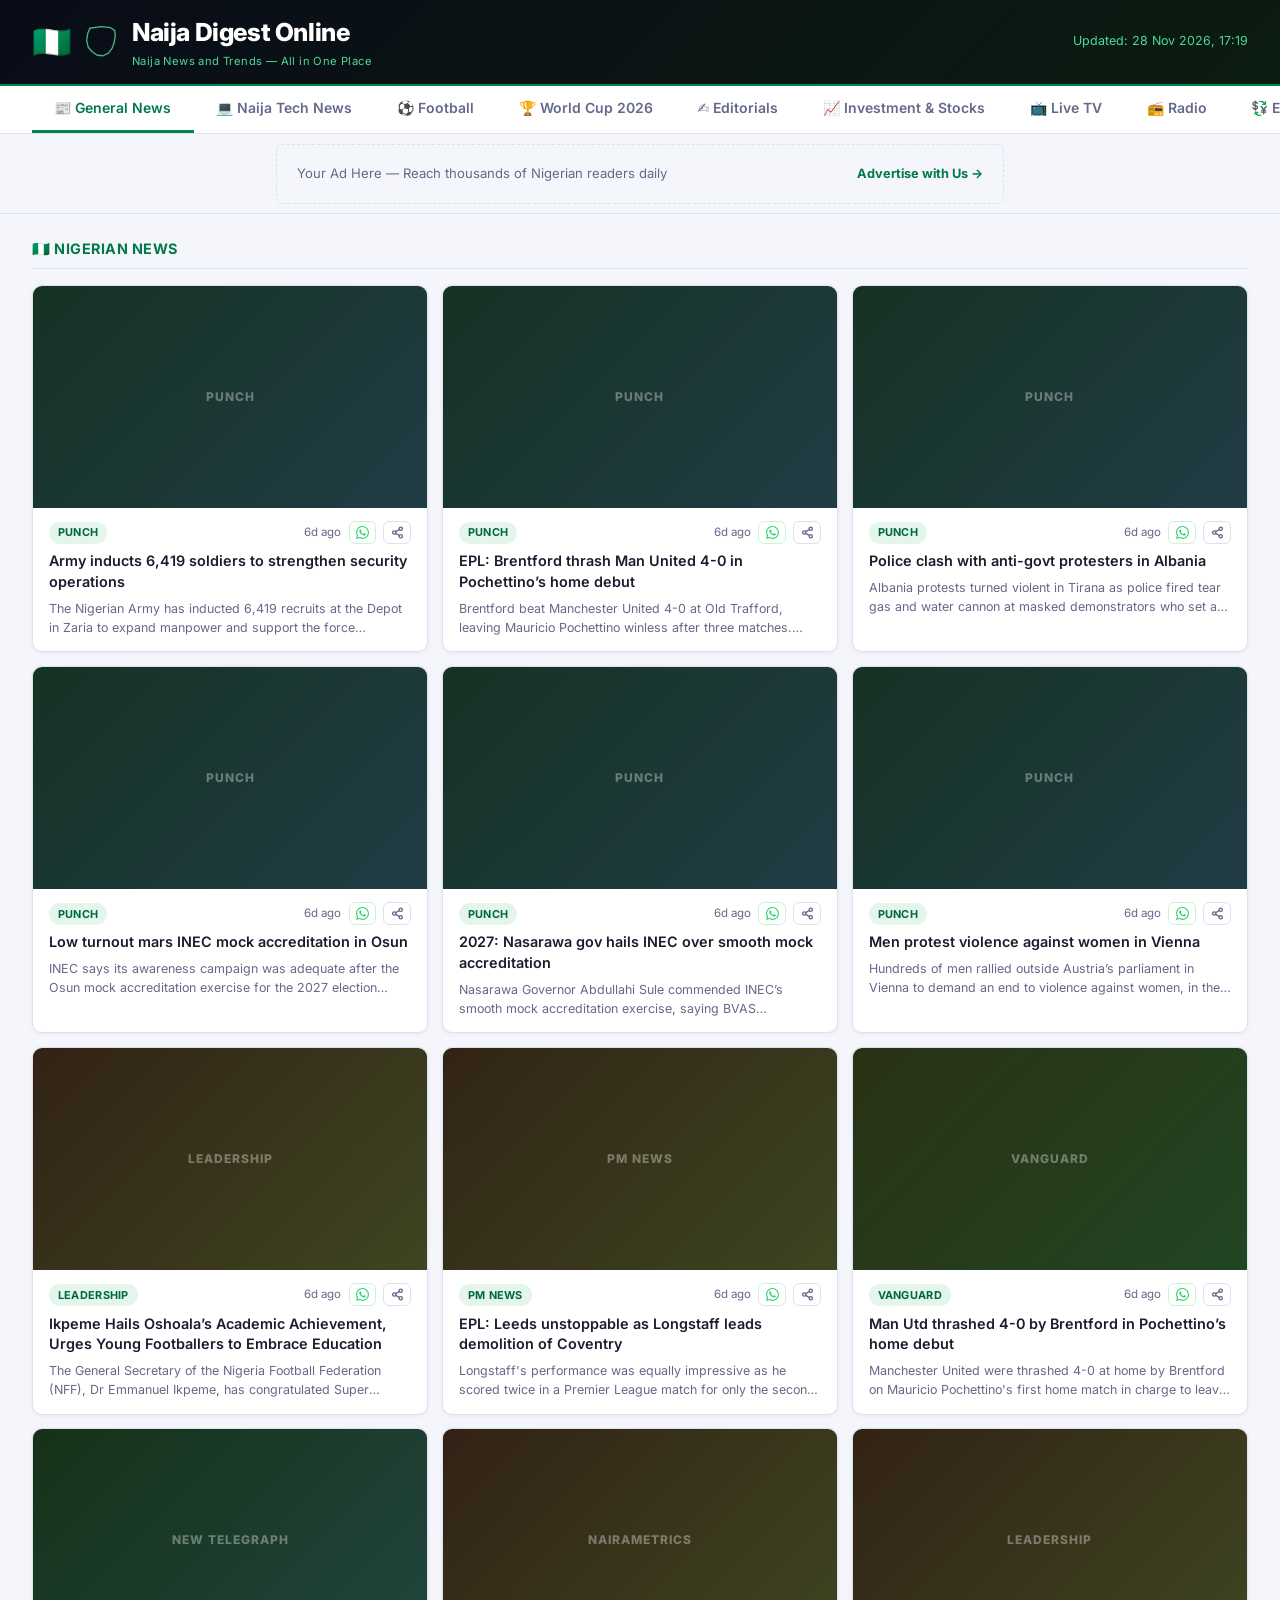
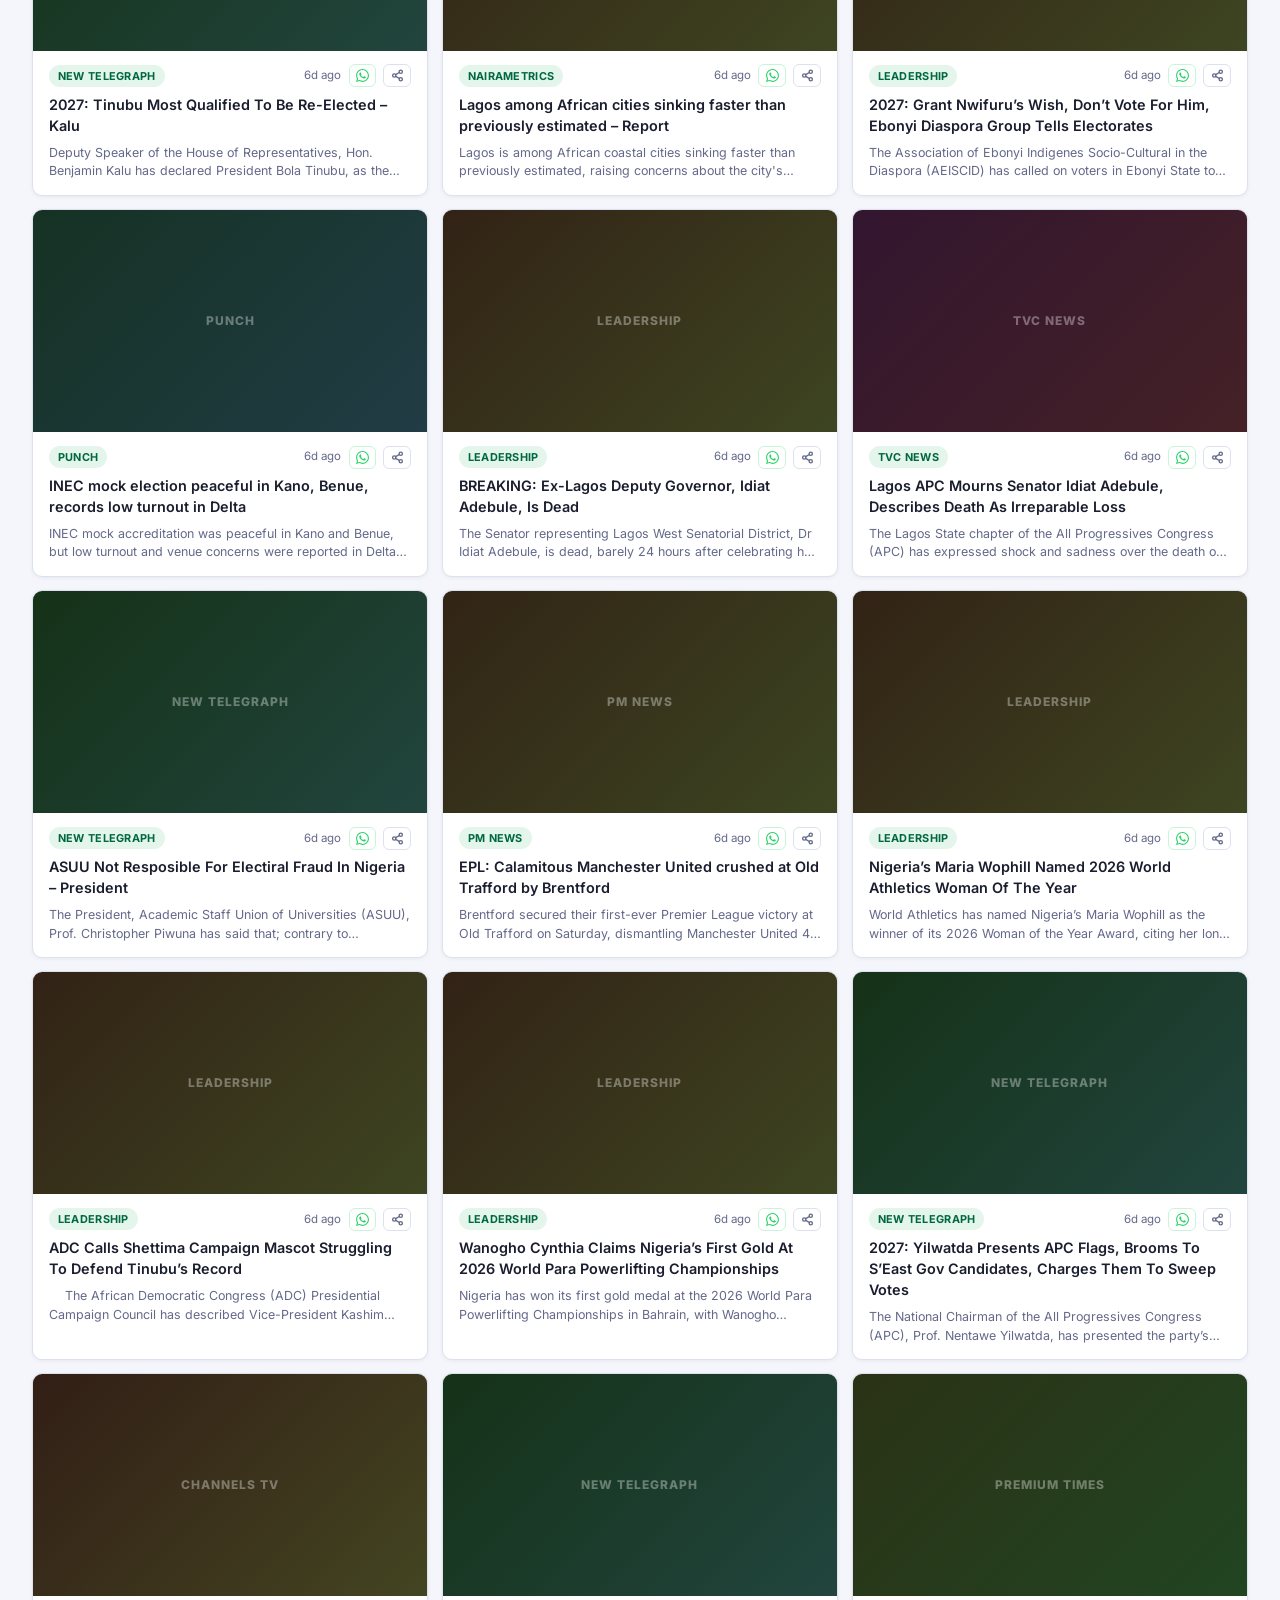
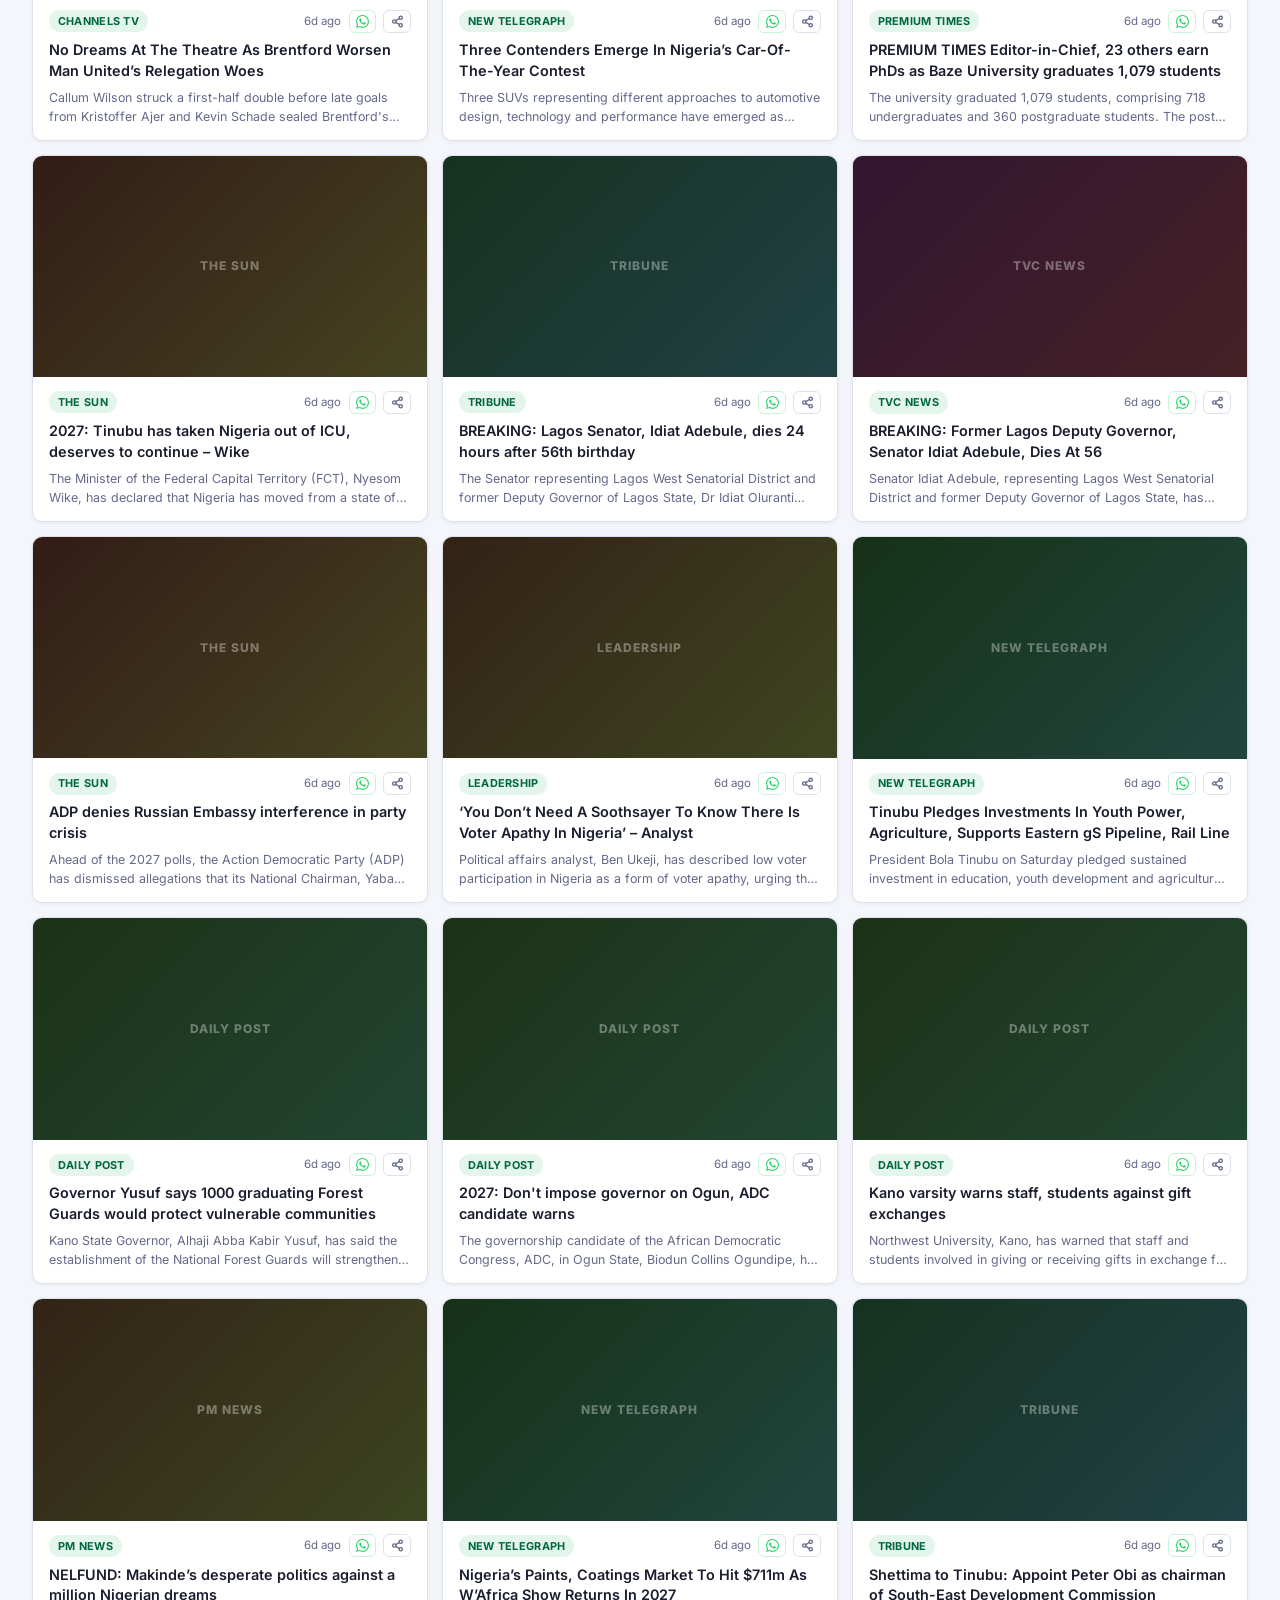
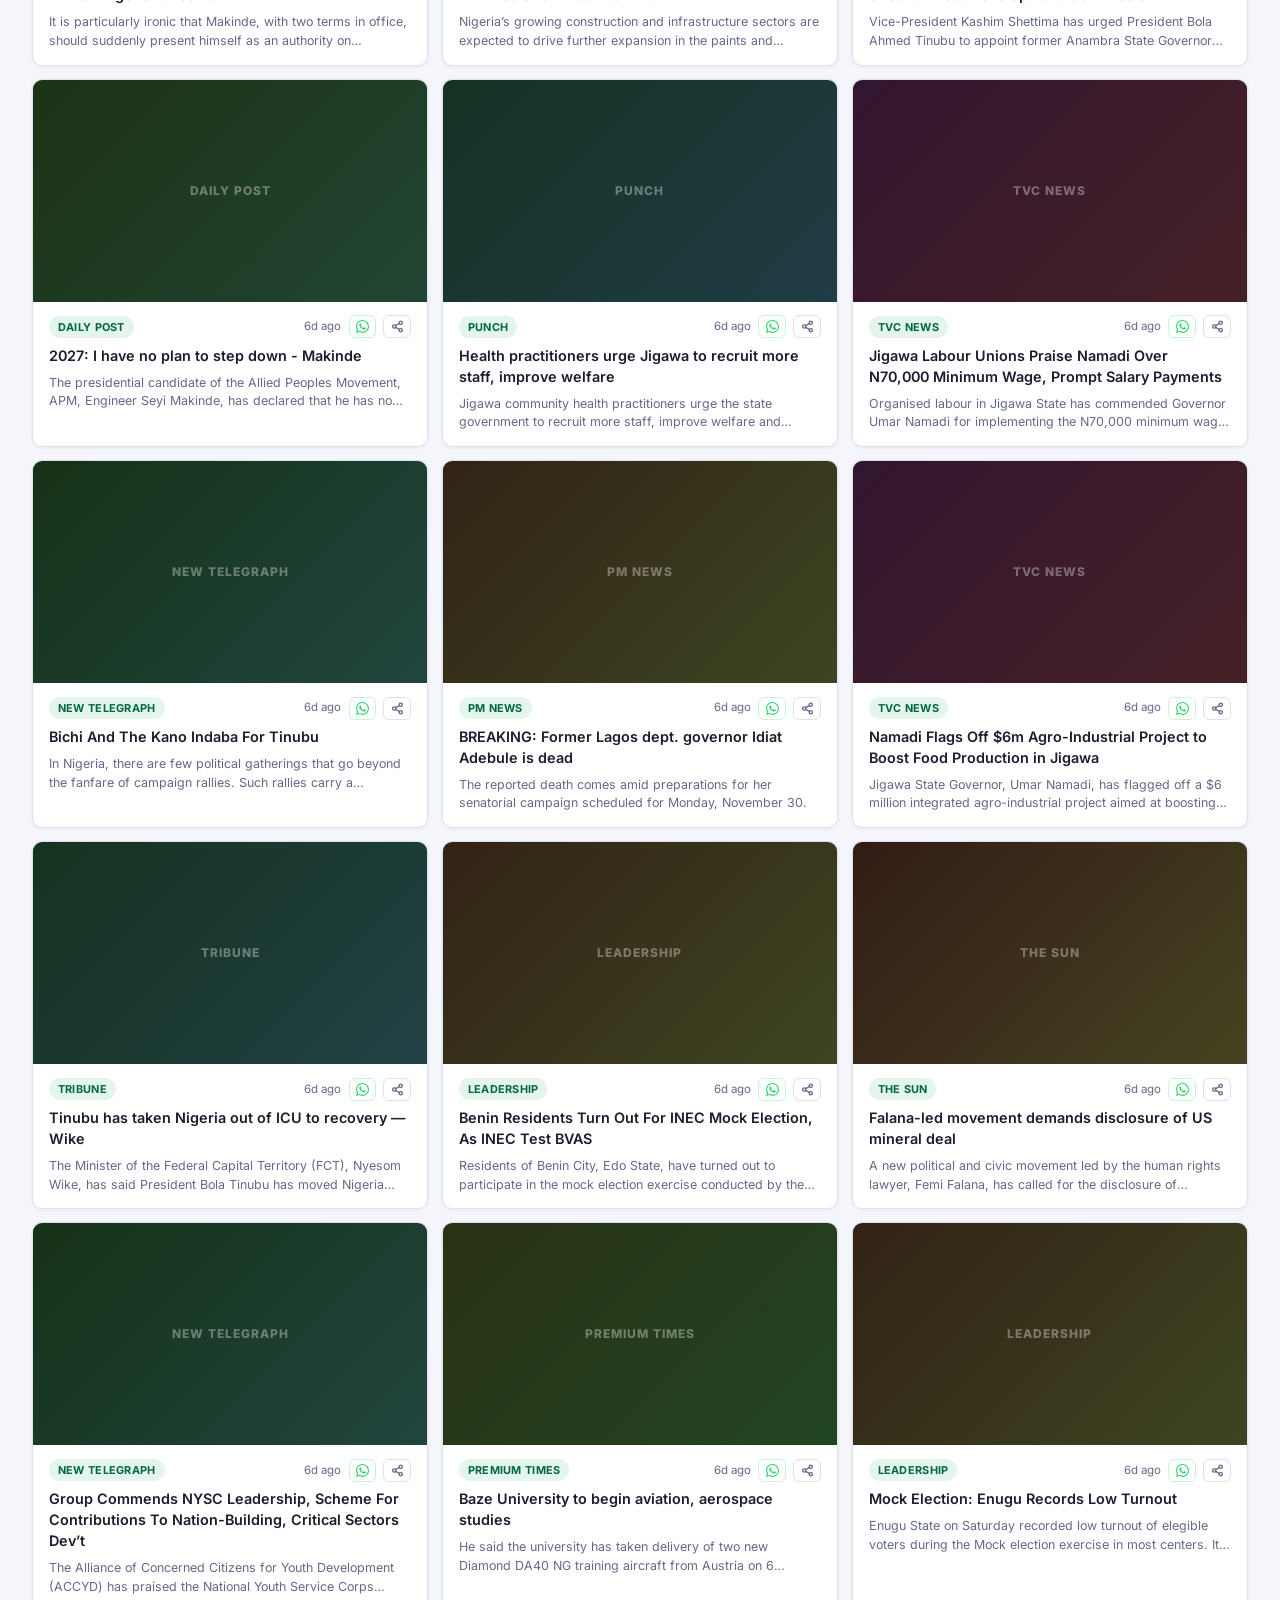
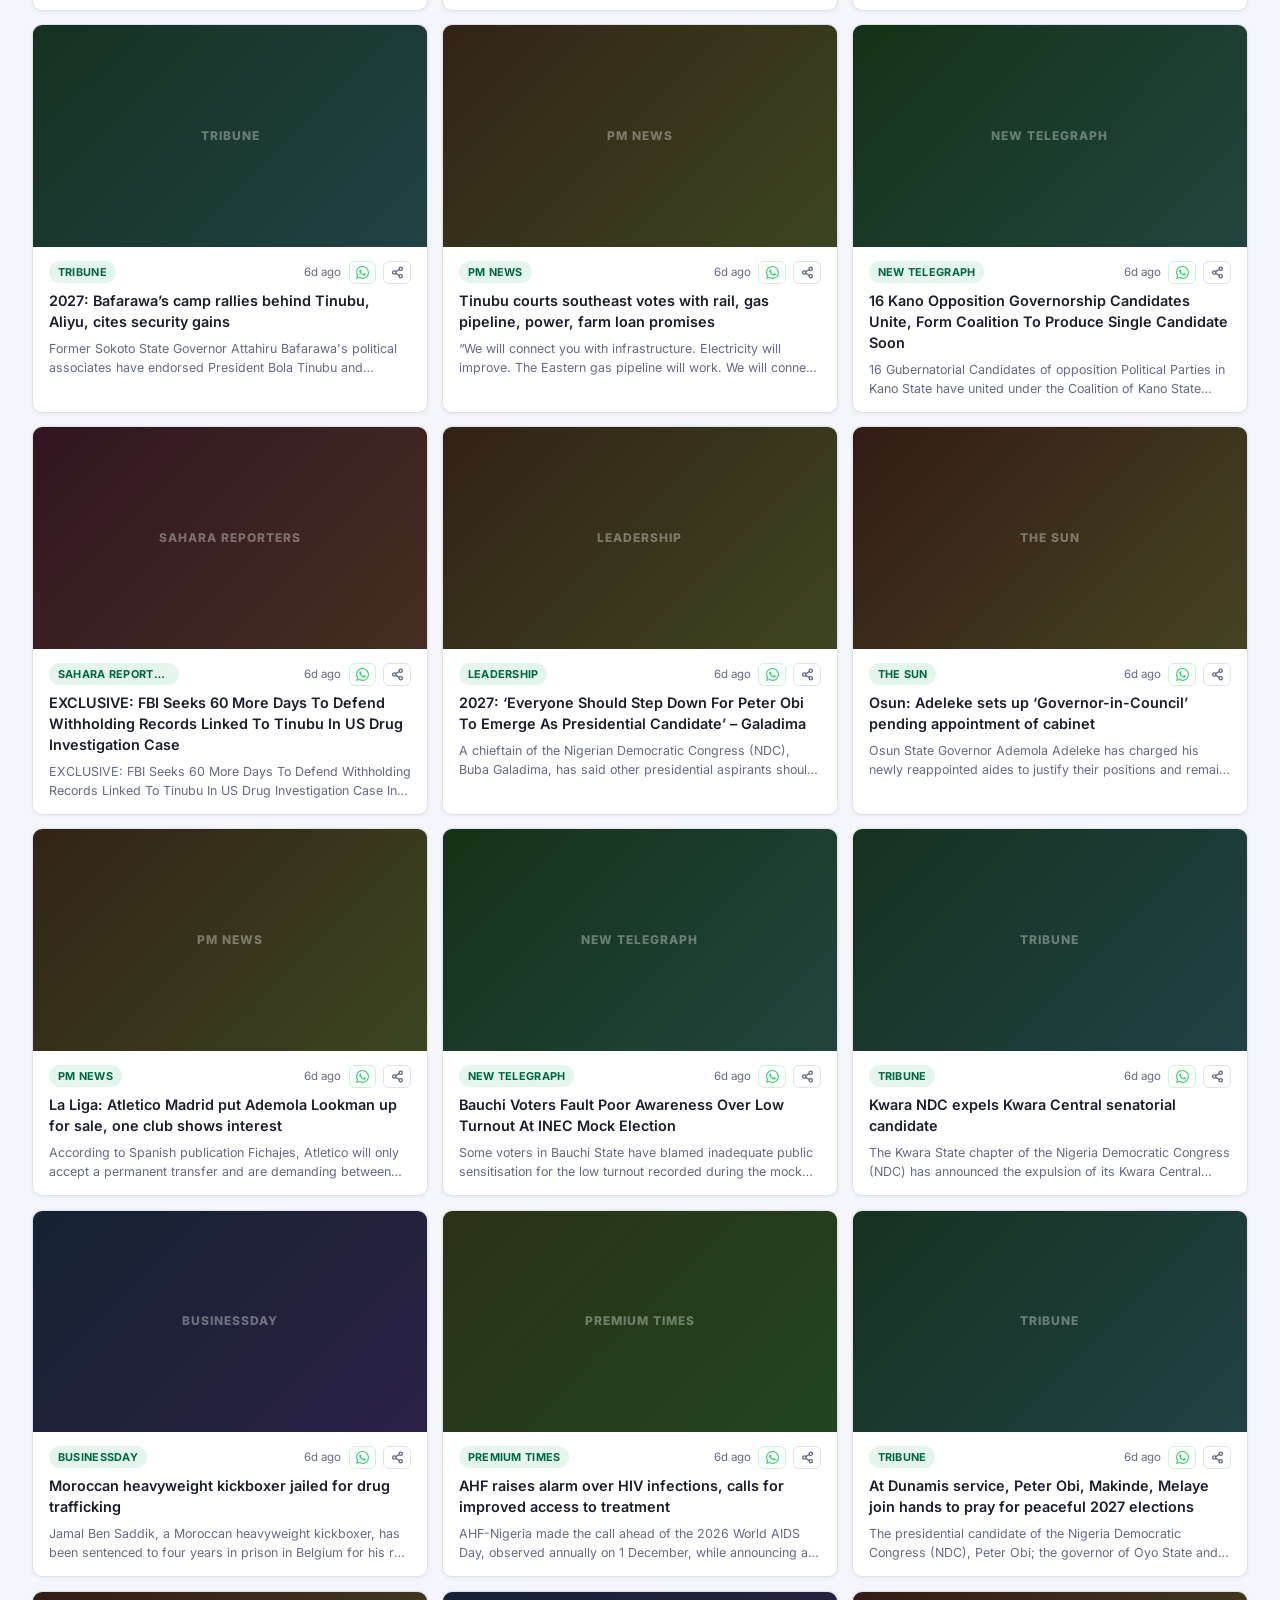
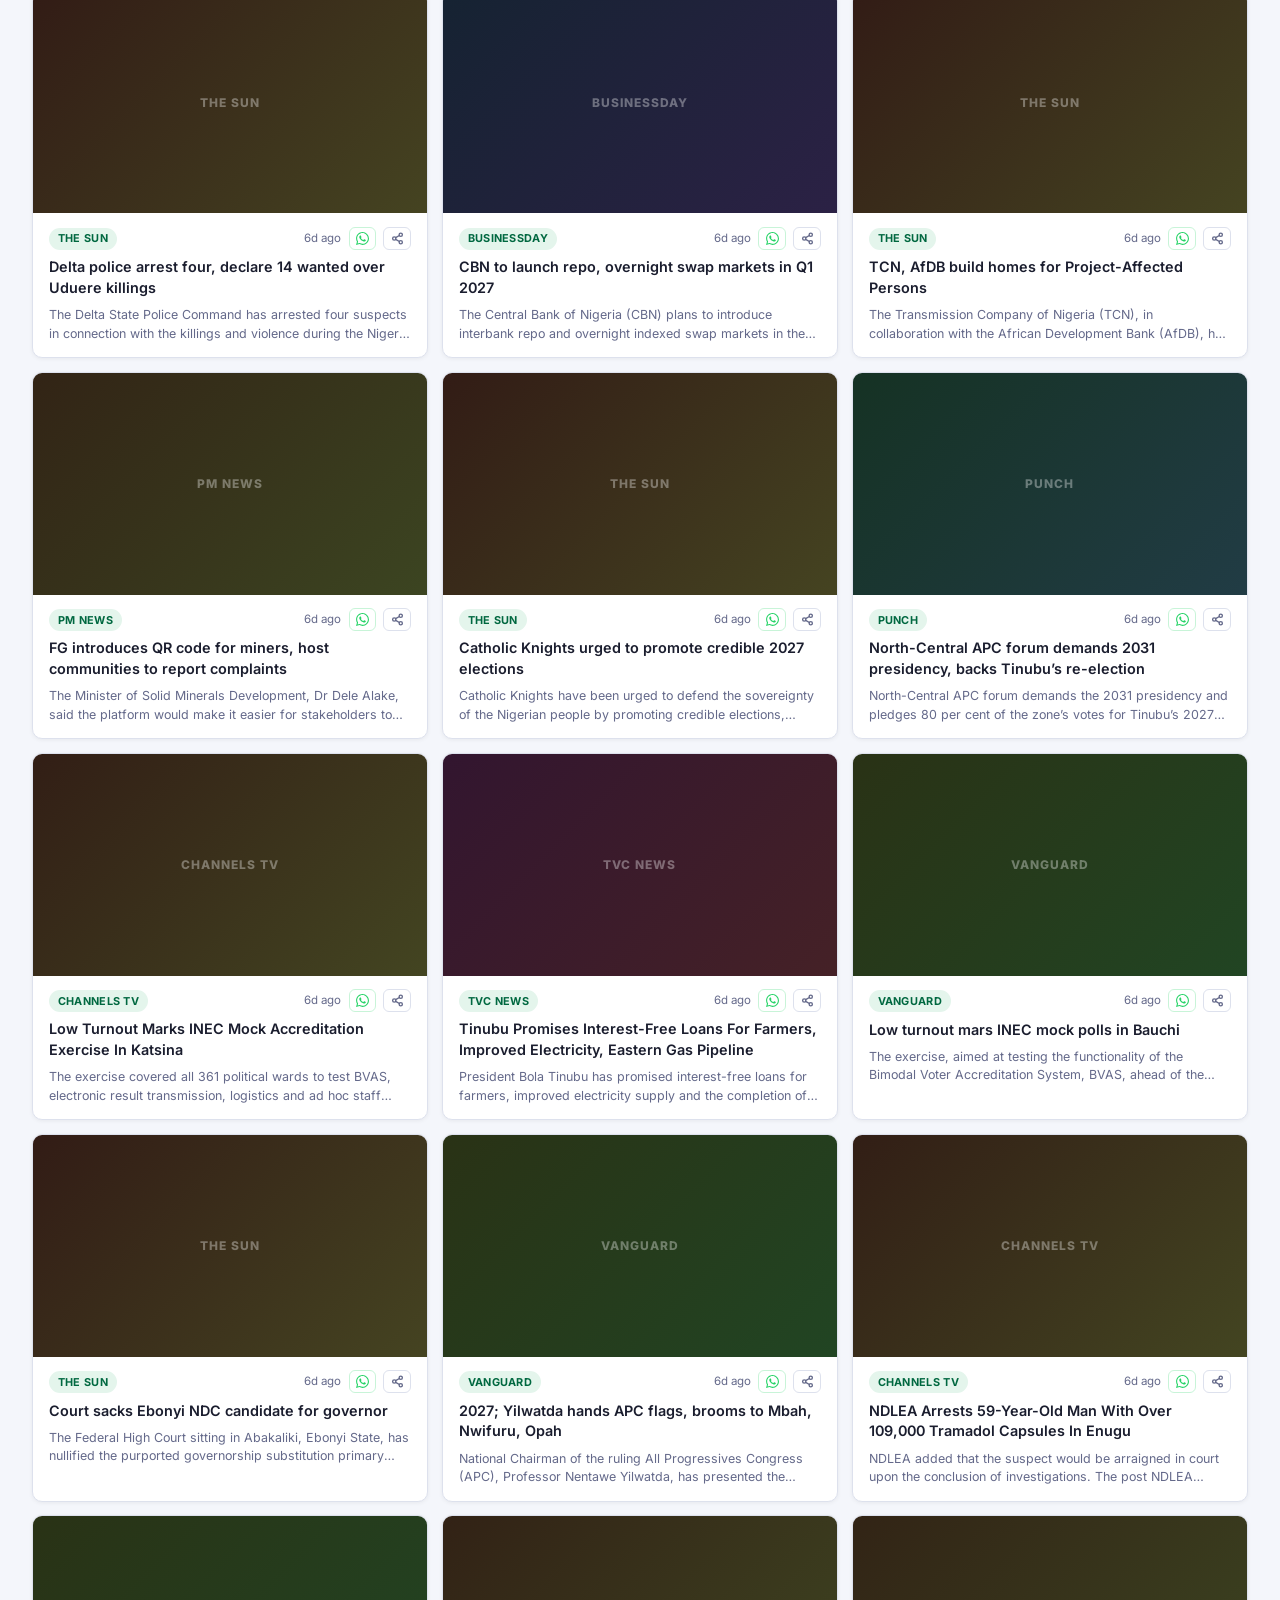
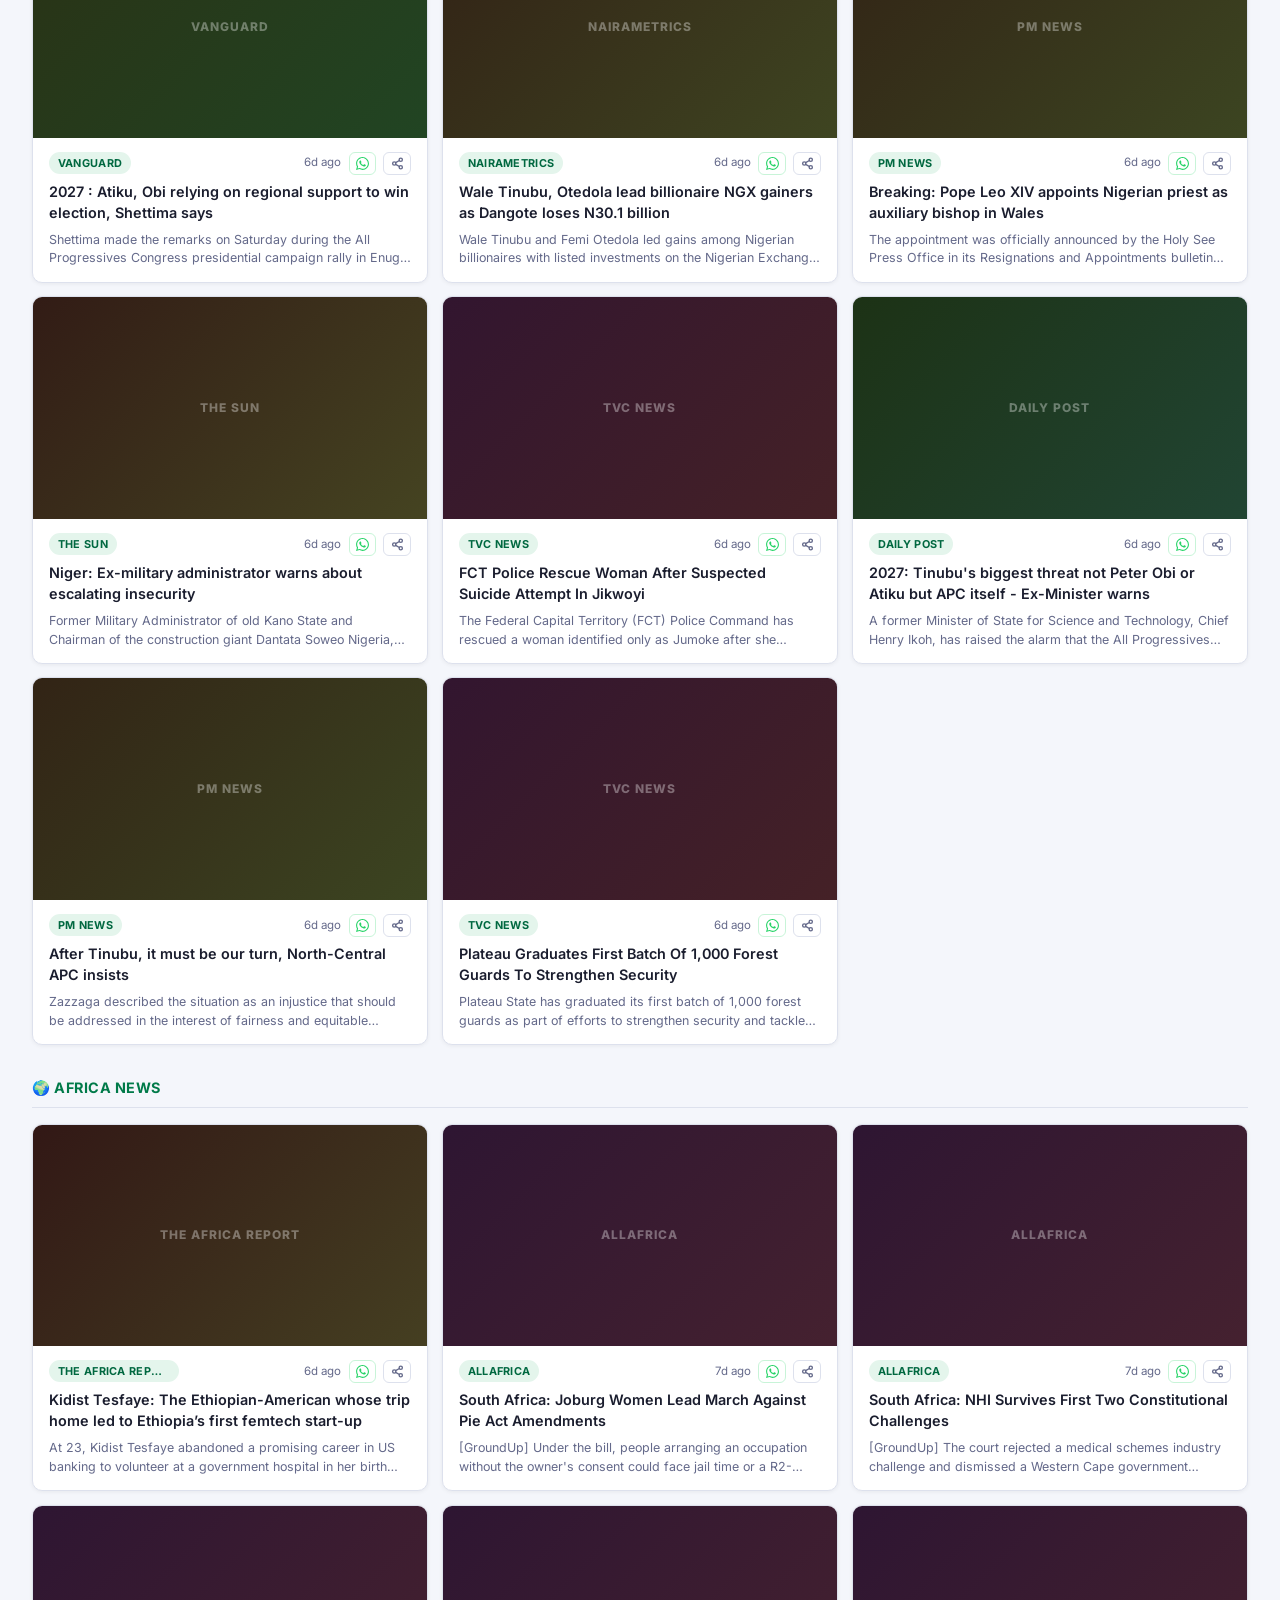
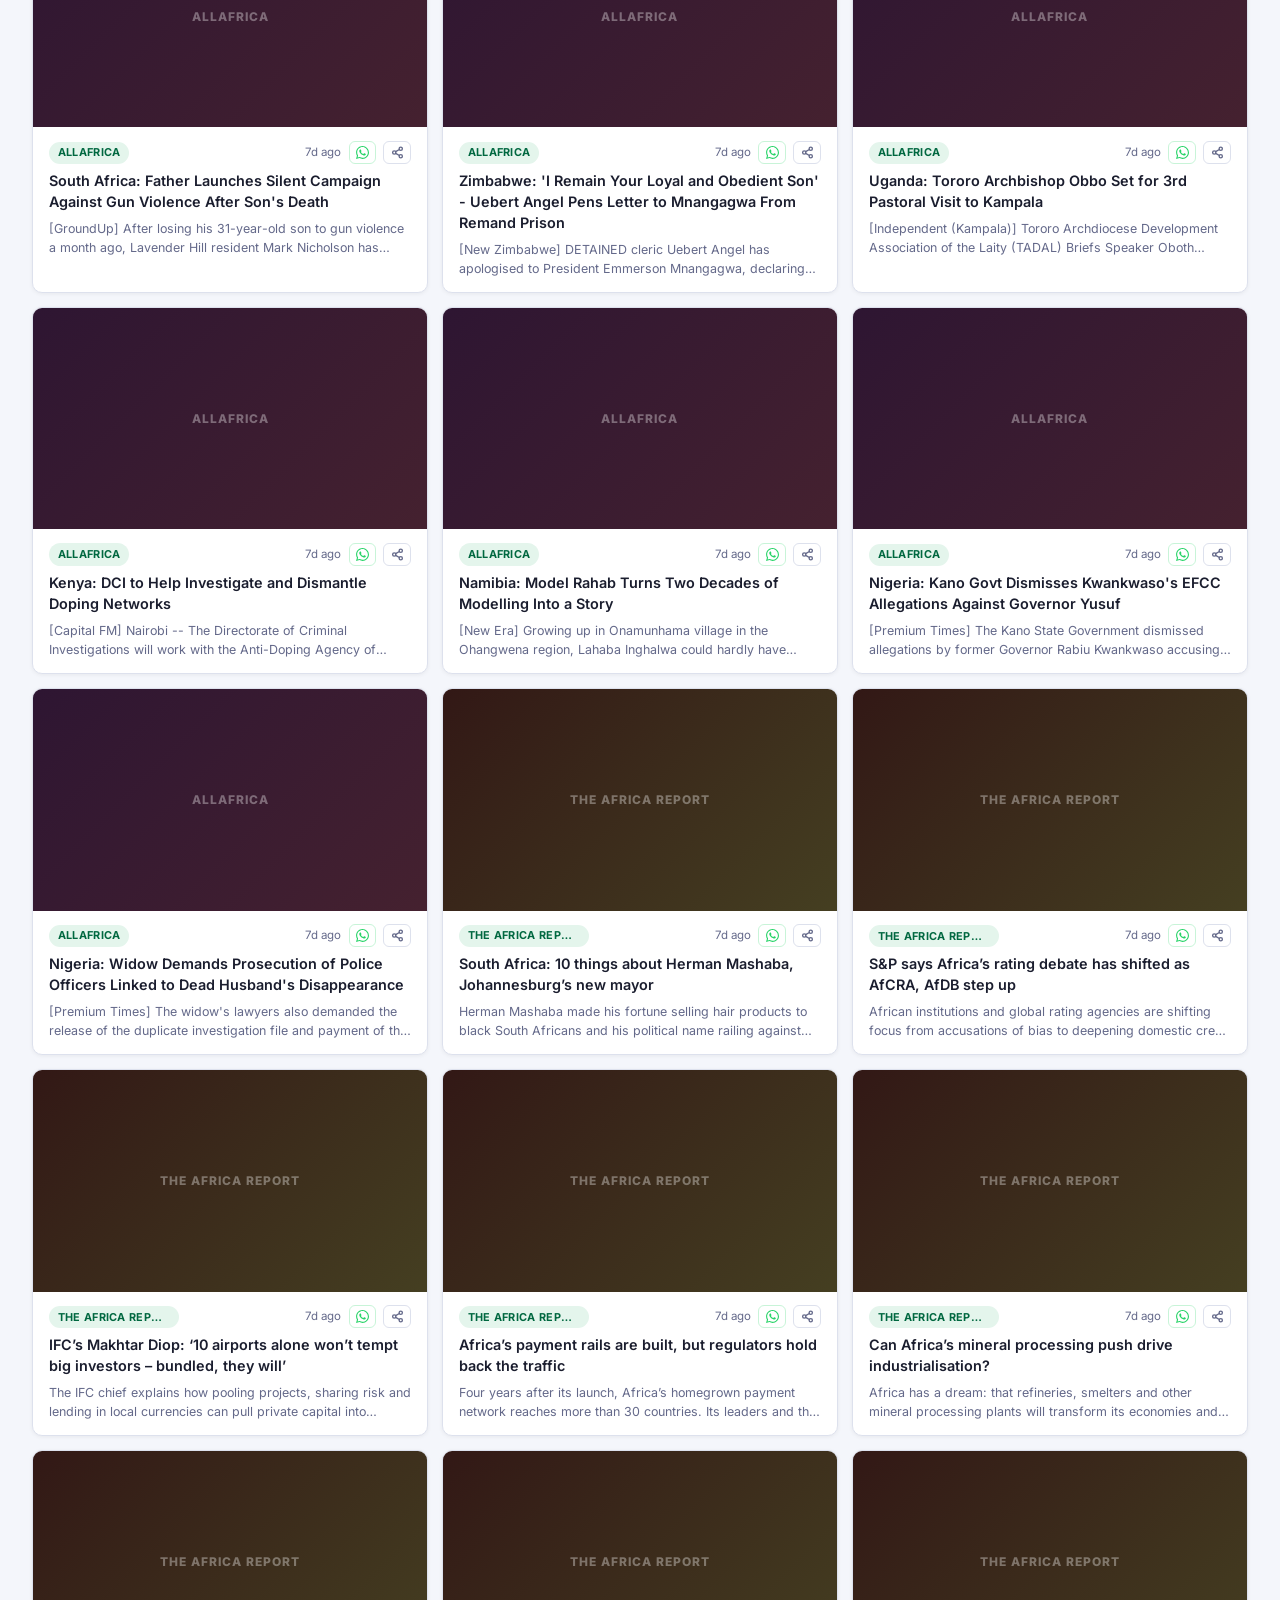
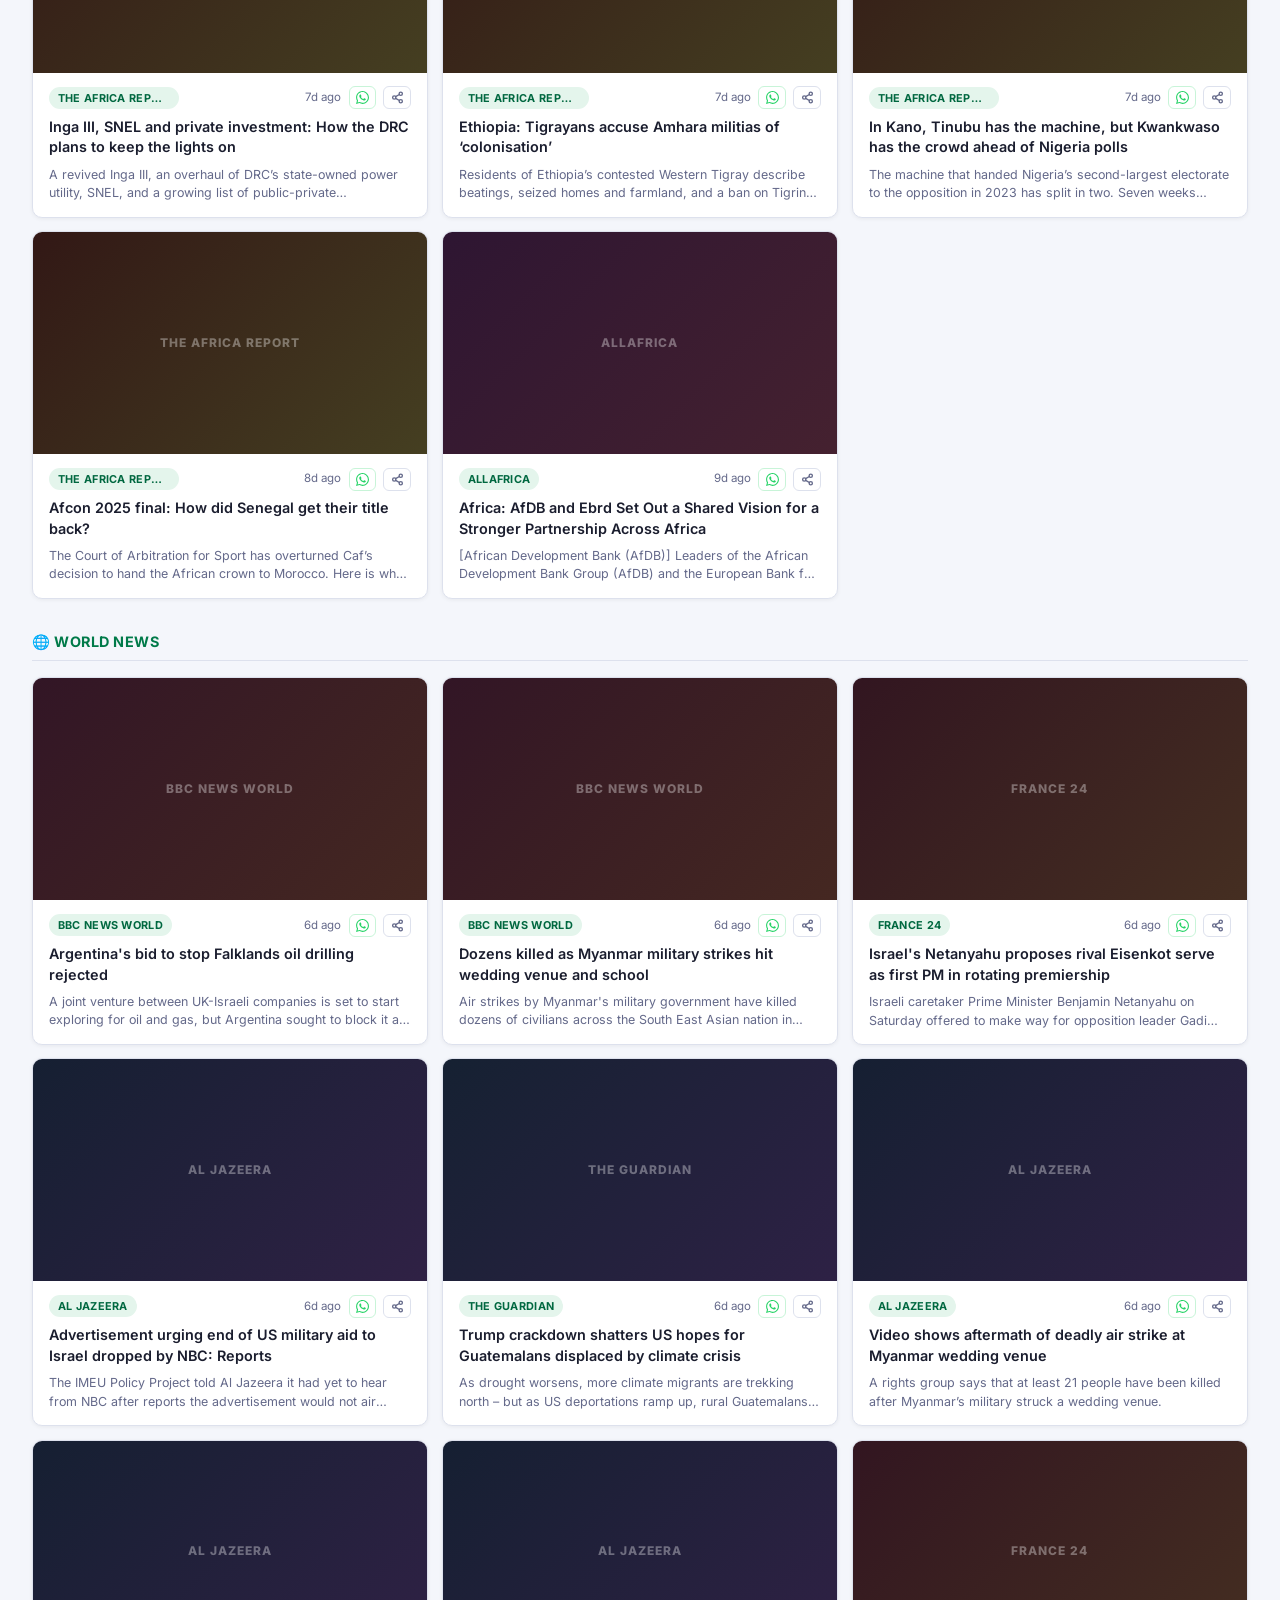
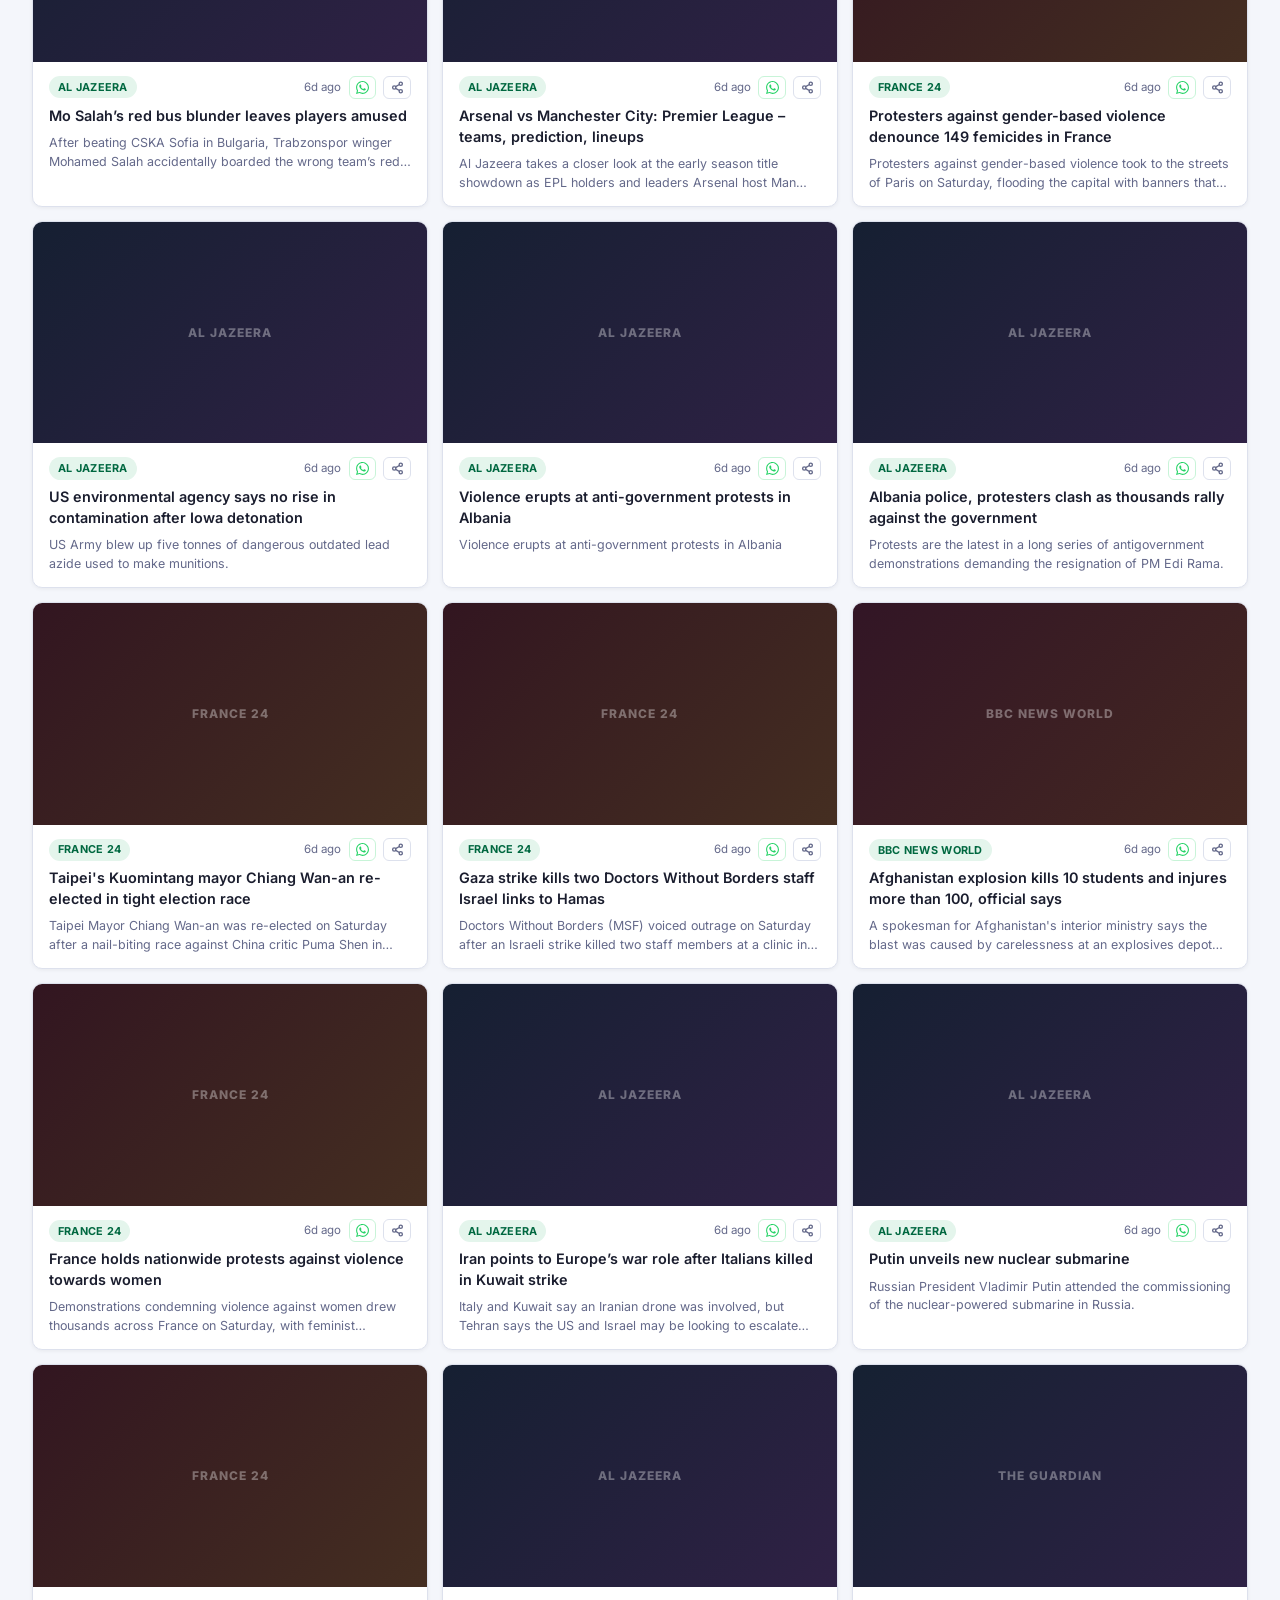
<file: docs/index.html>
<!DOCTYPE html>
<html lang="en-NG">
<head>
  <meta charset="UTF-8" />
  <meta name="viewport" content="width=device-width, initial-scale=1.0" />
  <meta name="author" content="Naija Digest Online" />
  <meta name="theme-color" content="#008751" />
  <title>Naija Digest Online — Nigerian Headlines Hub</title>
  <meta name="description" content="Naija Digest Online — your one-stop hub for breaking Nigerian news, tech, football, celebrity gossip, Naija music, live TV, exchange rates and trending topics, all in one place." />
  <meta name="keywords" content="Nigerian news, Nigeria headlines, Naija news, Nigeria tech news, Nigerian football, Nigeria celebrity gossip, Naija music, Nigerian newspapers, breaking news Nigeria" />
  <meta name="news_keywords" content="Nigerian news, Nigeria breaking news, Naija headlines, Super Eagles, Afrobeats, naira exchange rate" />
  <meta name="robots" content="index, follow" />

  <!-- Open Graph / WhatsApp / Facebook -->
  <meta property="og:type"        content="website" />
  <meta property="og:url"         content="https://naijadigest.ng/" />
  <meta property="og:title"       content="Naija Digest Online — Nigerian Headlines Hub" />
  <meta property="og:description" content="Breaking Nigerian news, tech, football, celebrity gossip, Naija music and trending topics — all in one place." />
  <meta property="og:image"       content="https://naijadigest.ng/social-card.png" />
  <meta property="og:image:width"  content="1200" />
  <meta property="og:image:height" content="630" />
  <meta property="og:image:type"   content="image/png" />

  <!-- Twitter / X Card -->
  <meta name="twitter:card"        content="summary" />
  <meta name="twitter:title"       content="Naija Digest Online — Nigerian Headlines Hub" />
  <meta name="twitter:description" content="Breaking Nigerian news, tech, football, celebrity gossip, Naija music and trending topics — all in one place." />
  <meta name="twitter:image"       content="https://naijadigest.ng/social-card.png" />

  <meta name="google-site-verification" content="4I9Tw17M1p0dOOTdLmxve0vg4IoniPd-njlDoWHKO8w" />

  <!-- JSON-LD Structured Data -->
  <script type="application/ld+json">
  {
    "@context": "https://schema.org",
    "@type": "WebSite",
    "name": "Naija Digest Online",
    "url": "https://naijadigest.ng/",
    "description": "Nigeria's one-stop hub for breaking news, tech, football, celebrity gossip, Naija music, live TV, exchange rates and trending topics.",
    "inLanguage": "en-NG",
    "publisher": {
      "@type": "NewsMediaOrganization",
      "name": "Naija Digest Online",
      "url": "https://naijadigest.ng/",
      "logo": {
        "@type": "ImageObject",
        "url": "https://naijadigest.ng/favicon.svg"
      },
      "foundingLocation": {
        "@type": "Place",
        "name": "Nigeria"
      },
      "areaServed": {
        "@type": "Country",
        "name": "Nigeria"
      },
      "publishingPrinciples": "https://naijadigest.ng/privacy.html"
    }
  }
  </script>
  <script type="application/ld+json">
  {
    "@context": "https://schema.org",
    "@type": "ItemList",
    "name": "Site Navigation",
    "itemListElement": [
      {"@type": "SiteNavigationElement", "position": 1,  "name": "General News",          "url": "https://naijadigest.ng/#news"},
      {"@type": "SiteNavigationElement", "position": 2,  "name": "Naija Tech News",       "url": "https://naijadigest.ng/#tech"},
      {"@type": "SiteNavigationElement", "position": 3,  "name": "Football",              "url": "https://naijadigest.ng/#football"},
      {"@type": "SiteNavigationElement", "position": 4,  "name": "World Cup 2026",        "url": "https://naijadigest.ng/#worldcup"},
      {"@type": "SiteNavigationElement", "position": 5,  "name": "Editorials & Opinion",  "url": "https://naijadigest.ng/#editorials"},
      {"@type": "SiteNavigationElement", "position": 6,  "name": "Investment & Stocks",   "url": "https://naijadigest.ng/#finance"},
      {"@type": "SiteNavigationElement", "position": 7,  "name": "Live TV",               "url": "https://naijadigest.ng/#livetv"},
      {"@type": "SiteNavigationElement", "position": 8,  "name": "Radio",                 "url": "https://naijadigest.ng/#radio"},
      {"@type": "SiteNavigationElement", "position": 9,  "name": "Exchange Rates",        "url": "https://naijadigest.ng/#rates"},
      {"@type": "SiteNavigationElement", "position": 10, "name": "Crypto",                "url": "https://naijadigest.ng/#crypto"},
      {"@type": "SiteNavigationElement", "position": 11, "name": "Trending",              "url": "https://naijadigest.ng/#trending"}
    ]
  }
  </script>
  <link rel="canonical" href="https://naijadigest.ng/" />
  <link rel="alternate" type="application/rss+xml" title="Naija Digest Online — RSS Feed" href="https://naijadigest.ng/feed.xml" />
  <link rel="alternate" hreflang="en-NG" href="https://naijadigest.ng/" />
  <link rel="alternate" hreflang="x-default" href="https://naijadigest.ng/" />
  <link rel="icon" type="image/svg+xml" href="favicon.svg" />
  <link rel="preconnect" href="https://fonts.googleapis.com" />
  <link rel="preconnect" href="https://fonts.gstatic.com" crossorigin />
  <link href="https://fonts.googleapis.com/css2?family=Inter:wght@400;500;600;700;800&display=swap" rel="stylesheet" />
  <link rel="stylesheet" href="style.css" />
  <!-- Google Analytics -->
  <script async src="https://www.googletagmanager.com/gtag/js?id=G-Q1EJ5EZEQC"></script>
  <script>
    window.dataLayer = window.dataLayer || [];
    function gtag(){dataLayer.push(arguments);}
    gtag('js', new Date());
    gtag('config', 'G-Q1EJ5EZEQC');
  </script>
  <script async src="https://pagead2.googlesyndication.com/pagead/js/adsbygoogle.js?client=ca-pub-5902229563520548" crossorigin="anonymous"></script>
</head>
<body>

  <header>
    <div class="header-inner">
      <div class="logo">
        <span class="flag">🇳🇬</span>
        <svg class="ng-map" xmlns="http://www.w3.org/2000/svg" viewBox="0 0 68 64" aria-hidden="true">
          <path d="M11,6 L32,3 L50,5 L58,10 L59,20 L57,33 L53,44 L46,53 L36,58 L25,57 L16,51 L8,42 L5,29 L7,16 Z"
                fill="none" stroke="currentColor" stroke-width="2.5" stroke-linejoin="round"/>
        </svg>
        <div>
          <h1>Naija Digest Online</h1>
          <p class="tagline">Naija News and Trends — All in One Place</p>
        </div>
      </div>
      <div class="update-box">
        <div id="last-updated">Loading…</div>
      </div>
    </div>
  </header>

  <nav class="tab-nav" role="tablist">
    <button class="tab-btn active" data-tab="news"     role="tab">📰 General News</button>
    <button class="tab-btn"        data-tab="tech"     role="tab">💻 Naija Tech News</button>
    <button class="tab-btn"        data-tab="football" role="tab">⚽ Football</button>
    <button class="tab-btn"        data-tab="worldcup" role="tab">🏆 World Cup 2026</button>
    <button class="tab-btn"        data-tab="editorials" role="tab">✍️ Editorials</button>
    <button class="tab-btn"        data-tab="finance"  role="tab">📈 Investment &amp; Stocks</button>
    <button class="tab-btn"        data-tab="livetv"   role="tab">📺 Live TV</button>
    <button class="tab-btn"        data-tab="radio"    role="tab">📻 Radio</button>
    <button class="tab-btn"        data-tab="rates"    role="tab">💱 Exchange Rates</button>
    <button class="tab-btn"        data-tab="crypto"   role="tab">₿ Crypto</button>
    <button class="tab-btn"        data-tab="trending" role="tab">🔥 Trending</button>
  </nav>

  <!-- ── Leaderboard Ad Slot ── -->
  <div class="ad-leaderboard" id="ad-leaderboard">
    <a href="advertise.html" class="ad-placeholder">
      <span class="ad-placeholder-text">Your Ad Here — Reach thousands of Nigerian readers daily</span>
      <span class="ad-placeholder-cta">Advertise with Us →</span>
    </a>
  </div>

  <main>

    <!-- ── General News ── -->
    <section id="tab-news" class="tab-panel active" role="tabpanel">
      <h2 class="section-heading">🇳🇬 Nigerian News</h2>
      <div id="nigerian-news-grid" class="card-grid">
        <div class="skeleton-grid">
          <div class="skeleton"></div><div class="skeleton"></div>
          <div class="skeleton"></div><div class="skeleton"></div>
          <div class="skeleton"></div><div class="skeleton"></div>
        </div>
      </div>

      <!-- ── Adsterra Native Banner ── -->
      <div class="ad-native" style="margin:2rem 0">
        <script async="async" data-cfasync="false" src="https://pl30249552.effectivecpmnetwork.com/4901a5a5d16f4faeac1ed803e356b116/invoke.js"></script>
        <div id="container-4901a5a5d16f4faeac1ed803e356b116"></div>
      </div>

      <h2 class="section-heading" style="margin-top:2rem">🌍 Africa News</h2>
      <div id="africa-news-grid" class="card-grid"></div>

      <h2 class="section-heading" style="margin-top:2rem">🌐 World News</h2>
      <div id="world-news-grid" class="card-grid"></div>
    </section>

    <!-- ── Naija Tech News ── -->
    <section id="tab-tech" class="tab-panel" role="tabpanel">
      <div class="tech-layout">
        <div class="tech-main">
          <h2 class="section-heading">Tech Headlines</h2>
          <div id="tech-grid" class="card-grid"></div>
        </div>
        <aside class="tech-sidebar">
          <h2 class="section-heading">📅 Events &amp; Seminars</h2>
          <div id="events-list"></div>
          <div class="ad-sidebar">
            <a href="advertise.html" class="ad-placeholder ad-placeholder--sidebar">
              <span class="ad-placeholder-text">Advertise Here</span>
              <span class="ad-placeholder-cta">Learn More →</span>
            </a>
          </div>
        </aside>
      </div>
    </section>

    <!-- ── Football ── -->
    <section id="tab-football" class="tab-panel" role="tabpanel">
      <div id="football-grid" class="card-grid"></div>
    </section>

    <!-- ── World Cup 2026 ── -->
    <section id="tab-worldcup" class="tab-panel" role="tabpanel">
      <div class="wc-hero">
        <div class="wc-hero-text">
          <h2>🏆 FIFA World Cup 2026</h2>
          <p>USA &nbsp;·&nbsp; Canada &nbsp;·&nbsp; Mexico</p>
        </div>
      </div>
      <h2 class="section-heading" style="margin-top:1.5rem">Today's Fixtures &amp; Scores</h2>
      <div id="wc-fixtures" class="fixtures-strip"></div>
      <h2 class="section-heading" style="margin-top:1.5rem">Latest News, Gossip &amp; Analysis</h2>
      <div id="wc-grid" class="card-grid"></div>
    </section>

    <!-- ── Editorials ── -->
    <section id="tab-editorials" class="tab-panel" role="tabpanel">
      <div class="editorials-intro">
        <h2>✍️ Editorials &amp; Opinion</h2>
        <p>The voice of Nigeria's newspapers — editorials, columns and opinion pieces from major publications, updated throughout the day.</p>
      </div>
      <div id="editorial-grid" class="card-grid"></div>
    </section>

    <!-- ── Investment & Stocks ── -->
    <section id="tab-finance" class="tab-panel" role="tabpanel">
      <div id="finance-grid" class="card-grid"></div>
    </section>

    <!-- ── Live TV ── -->
    <section id="tab-livetv" class="tab-panel" role="tabpanel">
      <div class="tv-intro">
        <h2>📺 Nigerian Live TV</h2>
        <p>Click any channel to watch live — opens in a new tab. <strong>YouTube streams only play when the channel is actively broadcasting.</strong> If a channel is offline, try again later or visit the channel's website directly.</p>
      </div>

      <h3 class="tv-category-heading">📡 News Channels</h3>
      <div class="tv-grid">

        <div class="tv-card" onclick="watchTV('https://www.channelstv.com/home/live-tv/')">
          <div class="tv-logo tv-logo--channels">CH</div>
          <div class="tv-info">
            <div class="tv-name">Channels TV</div>
            <div class="tv-desc">Nigeria's leading news network</div>
          </div>
          <span class="tv-live-badge">LIVE</span>
        </div>

        <div class="tv-card" onclick="watchTV('https://www.arise.tv/live-tv/')">
          <div class="tv-logo tv-logo--arise">AR</div>
          <div class="tv-info">
            <div class="tv-name">Arise TV</div>
            <div class="tv-desc">International news from Nigeria</div>
          </div>
          <span class="tv-live-badge">LIVE</span>
        </div>

        <div class="tv-card" onclick="watchTV('https://www.tvcnews.tv/live-tv/')">
          <div class="tv-logo tv-logo--tvc">TVC</div>
          <div class="tv-info">
            <div class="tv-name">TVC News</div>
            <div class="tv-desc">Television Continental News</div>
          </div>
          <span class="tv-live-badge">LIVE</span>
        </div>

        <div class="tv-card" onclick="watchTV('https://aitonline.tv/livetv/')">
          <div class="tv-logo tv-logo--ait">AIT</div>
          <div class="tv-info">
            <div class="tv-name">AIT</div>
            <div class="tv-desc">Africa Independent Television</div>
          </div>
          <span class="tv-live-badge">LIVE</span>
        </div>

        <div class="tv-card" onclick="watchTV('https://www.nta.ng/live/')">
          <div class="tv-logo tv-logo--nta">NTA</div>
          <div class="tv-info">
            <div class="tv-name">NTA News 24</div>
            <div class="tv-desc">Nigerian Television Authority</div>
          </div>
          <span class="tv-live-badge">LIVE</span>
        </div>

        <div class="tv-card" onclick="watchTV('https://www.youtube.com/@GalaxyTVNigeria/live')">
          <div class="tv-logo tv-logo--galaxy">GAL</div>
          <div class="tv-info">
            <div class="tv-name">Galaxy TV</div>
            <div class="tv-desc">Galaxy Television Nigeria</div>
          </div>
          <span class="tv-live-badge">LIVE</span>
        </div>

        <div class="tv-card" onclick="watchTV('https://www.youtube.com/@LagosTelevisionNigeria/live')">
          <div class="tv-logo tv-logo--ltv">LTV</div>
          <div class="tv-info">
            <div class="tv-name">Lagos Television</div>
            <div class="tv-desc">LTV 8 — Lagos State TV</div>
          </div>
          <span class="tv-live-badge">LIVE</span>
        </div>

        <div class="tv-card" onclick="watchTV('https://www.youtube.com/@SilverbirdTelevision/live')">
          <div class="tv-logo tv-logo--silverbird">SB</div>
          <div class="tv-info">
            <div class="tv-name">Silverbird TV</div>
            <div class="tv-desc">Entertainment &amp; News</div>
          </div>
          <span class="tv-live-badge">LIVE</span>
        </div>

      </div>

      <h3 class="tv-category-heading" style="margin-top:2rem">🎬 Entertainment Channels</h3>
      <div class="tv-grid">

        <div class="tv-card" onclick="watchTV('https://www.youtube.com/@WazobiaMaxTV/live')">
          <div class="tv-logo tv-logo--wazobia">WAZ</div>
          <div class="tv-info">
            <div class="tv-name">Wazobia Max</div>
            <div class="tv-desc">Pidgin entertainment &amp; culture</div>
          </div>
          <span class="tv-live-badge">LIVE</span>
        </div>

        <div class="tv-card" onclick="watchTV('https://www.youtube.com/@PulseTVNigeria/live')">
          <div class="tv-logo tv-logo--rstv">PULSE</div>
          <div class="tv-info">
            <div class="tv-name">Pulse TV Nigeria</div>
            <div class="tv-desc">Pop culture, music &amp; lifestyle</div>
          </div>
          <span class="tv-live-badge">LIVE</span>
        </div>

        <div class="tv-card" onclick="watchTV('https://www.youtube.com/@HipTVNigeria/live')">
          <div class="tv-logo tv-logo--rave">HIP</div>
          <div class="tv-info">
            <div class="tv-name">HipTV</div>
            <div class="tv-desc">Nigeria's No.1 music TV channel</div>
          </div>
          <span class="tv-live-badge">LIVE</span>
        </div>

        <div class="tv-card" onclick="watchTV('https://www.youtube.com/@SoundCityTV/live')">
          <div class="tv-logo tv-logo--ekiti">SND</div>
          <div class="tv-info">
            <div class="tv-name">Sound City TV</div>
            <div class="tv-desc">Afrobeats &amp; African music TV</div>
          </div>
          <span class="tv-live-badge">LIVE</span>
        </div>

      </div>

      <p class="tv-disclaimer">
        All streams are hosted by the respective broadcasters. Naija Digest Online does not host any video content.
        If a stream is offline, check the channel's official website or YouTube page directly.
      </p>
    </section>

    <!-- ── Radio ── -->
    <section id="tab-radio" class="tab-panel" role="tabpanel">
      <div class="tv-intro">
        <h2>📻 Nigerian Radio Stations</h2>
        <p>Stations marked <strong style="color:#008751">▶ STREAM</strong> play directly in your browser — no new tab needed. Stations marked <strong>↗ SITE</strong> open the station's website.</p>
      </div>

      <h3 class="tv-category-heading">🗞️ News &amp; Talk</h3>
      <div class="tv-grid">

        <div class="tv-card" onclick="watchTV('https://www.channelstv.com/live-radio/')">
          <div class="radio-logo radio-logo--ch">95.1</div>
          <div class="radio-info">
            <div class="radio-name">Channels Radio</div>
            <div class="radio-freq">95.1 FM · Lagos</div>
          </div>
          <span class="radio-site">↗ SITE</span>
        </div>

        <div class="tv-card" onclick="watchTV('https://www.nigeriainfofm.com/')">
          <div class="radio-logo radio-logo--info">99.3</div>
          <div class="radio-info">
            <div class="radio-name">Nigeria Info</div>
            <div class="radio-freq">99.3 FM · Lagos</div>
          </div>
          <span class="radio-site">↗ SITE</span>
        </div>

        <div class="tv-card" onclick="watchTV('https://www.radionigeria.gov.ng/')">
          <div class="radio-logo radio-logo--frcn">FM</div>
          <div class="radio-info">
            <div class="radio-name">Radio Nigeria</div>
            <div class="radio-freq">FRCN · National</div>
          </div>
          <span class="radio-site">↗ SITE</span>
        </div>

        <div class="tv-card" onclick="watchTV('https://www.adabafm.com.ng/')">
          <div class="radio-logo radio-logo--adaba">93.1</div>
          <div class="radio-info">
            <div class="radio-name">Adaba FM</div>
            <div class="radio-freq">93.1 FM · Akure</div>
          </div>
          <span class="radio-site">↗ SITE</span>
        </div>

        <div class="tv-card" onclick="playRadio('BBC World Service','Global news · analysis','https://stream.live.vc.bbcmedia.co.uk/bbc_world_service')">
          <div class="radio-logo radio-logo--bbcws">BBC</div>
          <div class="radio-info">
            <div class="radio-name">BBC World Service</div>
            <div class="radio-freq">Global news &amp; analysis</div>
          </div>
          <span class="radio-stream">▶ STREAM</span>
        </div>

        <div class="tv-card" onclick="watchTV('https://www.voanews.com/')">
          <div class="radio-logo radio-logo--voa">VOA</div>
          <div class="radio-info">
            <div class="radio-name">Voice of America</div>
            <div class="radio-freq">Africa &amp; world news</div>
          </div>
          <span class="radio-site">↗ SITE</span>
        </div>

        <div class="tv-card" onclick="playRadio('Deutsche Welle','Africa · International news','https://dw.audiostream.io/dw/1027/mp3/64/dw08')">
          <div class="radio-logo radio-logo--dw">DW</div>
          <div class="radio-info">
            <div class="radio-name">Deutsche Welle</div>
            <div class="radio-freq">Africa &amp; international news</div>
          </div>
          <span class="radio-stream">▶ STREAM</span>
        </div>

      </div>

      <h3 class="tv-category-heading" style="margin-top:2rem">🎵 Music &amp; Entertainment</h3>
      <div class="tv-grid">

        <div class="tv-card" onclick="watchTV('https://www.coolfm.com.ng/')">
          <div class="radio-logo radio-logo--cool">96.9</div>
          <div class="radio-info">
            <div class="radio-name">Cool FM</div>
            <div class="radio-freq">96.9 FM · Lagos</div>
          </div>
          <span class="radio-site">↗ SITE</span>
        </div>

        <div class="tv-card" onclick="watchTV('https://www.wazobiafm.com/')">
          <div class="radio-logo radio-logo--wazobiafm">94.1</div>
          <div class="radio-info">
            <div class="radio-name">Wazobia FM</div>
            <div class="radio-freq">94.1 FM · Lagos</div>
          </div>
          <span class="radio-site">↗ SITE</span>
        </div>

        <div class="tv-card" onclick="watchTV('https://smooth981fm.com/')">
          <div class="radio-logo radio-logo--smooth">98.1</div>
          <div class="radio-info">
            <div class="radio-name">Smooth FM</div>
            <div class="radio-freq">98.1 FM · Lagos</div>
          </div>
          <span class="radio-site">↗ SITE</span>
        </div>

        <div class="tv-card" onclick="watchTV('https://www.rhythm937.com/')">
          <div class="radio-logo radio-logo--rhythm">93.7</div>
          <div class="radio-info">
            <div class="radio-name">Rhythm FM</div>
            <div class="radio-freq">93.7 FM · Lagos</div>
          </div>
          <span class="radio-site">↗ SITE</span>
        </div>

        <div class="tv-card" onclick="watchTV('https://www.capitalfm.com.ng/')">
          <div class="radio-logo radio-logo--capitalfm">92.9</div>
          <div class="radio-info">
            <div class="radio-name">Capital FM</div>
            <div class="radio-freq">92.9 FM · Abuja</div>
          </div>
          <span class="radio-site">↗ SITE</span>
        </div>

        <div class="tv-card" onclick="playRadio('BBC Radio 1Xtra','Afrobeats · Urban · Global','https://stream.live.vc.bbcmedia.co.uk/bbc_1xtra')">
          <div class="radio-logo radio-logo--1xtra">1X</div>
          <div class="radio-info">
            <div class="radio-name">BBC Radio 1Xtra</div>
            <div class="radio-freq">Afrobeats · Urban · Global</div>
          </div>
          <span class="radio-stream">▶ STREAM</span>
        </div>

      </div>

      <h3 class="tv-category-heading" style="margin-top:2rem">🏆 Sports</h3>
      <div class="tv-grid">

        <div class="tv-card" onclick="playRadio('Brila FM','88.9 FM · Lagos · Nigeria\'s #1 sports radio','https://atunwadigital.streamguys1.com/brilafm')">
          <div class="radio-logo radio-logo--brila">88.9</div>
          <div class="radio-info">
            <div class="radio-name">Brila FM</div>
            <div class="radio-freq">88.9 FM · Lagos</div>
          </div>
          <span class="radio-stream">▶ STREAM</span>
        </div>

        <div class="tv-card" onclick="playRadio('Brila FM Abuja','90.4 FM · Abuja · Nigeria\'s #1 sports radio','https://atunwadigital.streamguys1.com/brilafm')">
          <div class="radio-logo radio-logo--brila">90.4</div>
          <div class="radio-info">
            <div class="radio-name">Brila FM Abuja</div>
            <div class="radio-freq">90.4 FM · Abuja</div>
          </div>
          <span class="radio-stream">▶ STREAM</span>
        </div>

        <div class="tv-card" onclick="playRadio('talkSPORT','Premier League · Football · UK','https://radio.talksport.com/stream')">
          <div class="radio-logo radio-logo--talksport">TS</div>
          <div class="radio-info">
            <div class="radio-name">talkSPORT</div>
            <div class="radio-freq">Premier League · Football</div>
          </div>
          <span class="radio-stream">▶ STREAM</span>
        </div>

        <div class="tv-card" onclick="playRadio('BBC Radio 5 Live','Sports news · commentary · UK','https://stream.live.vc.bbcmedia.co.uk/bbc_radio_five_live')">
          <div class="radio-logo radio-logo--bbc5">5L</div>
          <div class="radio-info">
            <div class="radio-name">BBC Radio 5 Live</div>
            <div class="radio-freq">Sports news &amp; commentary</div>
          </div>
          <span class="radio-stream">▶ STREAM</span>
        </div>

      </div>

      <h3 class="tv-category-heading" style="margin-top:2rem">🌐 More Nigerian Internet Radio</h3>
      <div class="tv-grid">

        <div class="tv-card" onclick="playRadio('GoRadio Nigeria','Entertainment · Music · Talk','https://online.goradio.com.ng/listen/gr/radio.mp3')">
          <div class="radio-logo radio-logo--cool">GO</div>
          <div class="radio-info">
            <div class="radio-name">GoRadio Nigeria</div>
            <div class="radio-freq">Entertainment · Music · Talk</div>
          </div>
          <span class="radio-stream">▶ STREAM</span>
        </div>

        <div class="tv-card" onclick="playRadio('FAD FM Nigeria','Nigerian Music &amp; Entertainment','https://radio.gotright.net/listen/fadfm/radio.mp3')">
          <div class="radio-logo radio-logo--naijafm">FAD</div>
          <div class="radio-info">
            <div class="radio-name">FAD FM</div>
            <div class="radio-freq">Nigerian Music &amp; Entertainment</div>
          </div>
          <span class="radio-stream">▶ STREAM</span>
        </div>

        <div class="tv-card" onclick="playRadio('Blast 98.3 FM','Naija Music &amp; Entertainment','https://stream.zeno.fm/94a8u4h2uhhvv')">
          <div class="radio-logo radio-logo--beat">98.3</div>
          <div class="radio-info">
            <div class="radio-name">Blast 98.3 FM</div>
            <div class="radio-freq">Naija Music &amp; Entertainment</div>
          </div>
          <span class="radio-stream">▶ STREAM</span>
        </div>

        <div class="tv-card" onclick="playRadio('Konga 103.7 FM','Music &amp; Talk','https://lunar.citrus3.com:8124/stream')">
          <div class="radio-logo radio-logo--rhythm">103.7</div>
          <div class="radio-info">
            <div class="radio-name">Konga 103.7 FM</div>
            <div class="radio-freq">Music &amp; Talk</div>
          </div>
          <span class="radio-stream">▶ STREAM</span>
        </div>

        <div class="tv-card" onclick="playRadio('Afrofusion Gospel Radio','Gospel · Praise &amp; Worship','https://a3.asurahosting.com/listen/afrofusion_gospel_radio/radio.mp3')">
          <div class="radio-logo radio-logo--frcn">GOD</div>
          <div class="radio-info">
            <div class="radio-name">Afrofusion Gospel Radio</div>
            <div class="radio-freq">Gospel · Praise &amp; Worship</div>
          </div>
          <span class="radio-stream">▶ STREAM</span>
        </div>

        <div class="tv-card" onclick="playRadio('KCity Radio','Naija Music &amp; Entertainment','https://radio.gotright.net/radio/8010/radio.mp3')">
          <div class="radio-logo radio-logo--smooth">KC</div>
          <div class="radio-info">
            <div class="radio-name">KCity Radio</div>
            <div class="radio-freq">Naija Music &amp; Entertainment</div>
          </div>
          <span class="radio-stream">▶ STREAM</span>
        </div>

      </div>

      <p class="tv-disclaimer">
        All streams are hosted by the respective broadcasters. Naija Digest Online does not host any audio content.
        If a stream is offline, visit the station's website directly.
      </p>
    </section>

    <!-- ── Exchange Rates ── -->
    <section id="tab-rates" class="tab-panel" role="tabpanel">
      <div class="rates-header">
        <div>
          <h2>💱 Naira Exchange Rates</h2>
          <p class="rates-timestamp" id="rates-timestamp">Loading…</p>
        </div>
        <button class="refresh-btn" onclick="loadRates()">↻ Refresh</button>
      </div>
      <div class="parallel-notice">
        <span>⚠️</span>
        <span>Rates below reflect open market / interbank prices. <strong>Parallel market (black market)</strong> rates may differ. Always verify with your bank or bureau de change.</span>
      </div>
      <div id="rates-grid" class="rates-grid">
        <div class="loading-pulse"></div><div class="loading-pulse"></div>
        <div class="loading-pulse"></div><div class="loading-pulse"></div>
        <div class="loading-pulse"></div><div class="loading-pulse"></div>
      </div>
      <p class="rates-note">Source: Open Exchange Rates API · For official CBN rates visit <strong>cbn.gov.ng</strong> · Auto-refreshes every 5 minutes</p>
    </section>

    <!-- ── Crypto ── -->
    <section id="tab-crypto" class="tab-panel" role="tabpanel">
      <div class="rates-header">
        <div>
          <h2>₿ Crypto Prices in Naira</h2>
          <p class="rates-timestamp" id="crypto-timestamp">Loading…</p>
        </div>
        <button class="refresh-btn" onclick="loadCrypto()">↻ Refresh</button>
      </div>
      <div id="crypto-grid" class="crypto-grid">
        <div class="loading-pulse"></div><div class="loading-pulse"></div>
        <div class="loading-pulse"></div><div class="loading-pulse"></div>
        <div class="loading-pulse"></div><div class="loading-pulse"></div>
      </div>
      <p class="rates-note">Source: CoinGecko API · Prices in NGN and USD · 24h change shown · Not financial advice · Auto-refreshes every 5 minutes</p>
    </section>

    <!-- ── Trending ── -->
    <section id="tab-trending" class="tab-panel" role="tabpanel">
      <div class="trending-grid">

        <div class="trend-card">
          <h2 class="section-heading">𝕏 Trending in Nigeria</h2>
          <div id="x-trending-list"></div>
        </div>

        <div class="trend-card">
          <h2 class="section-heading">🎬 Naija Creators</h2>
          <div id="naija-creators-list"></div>
        </div>

        <div class="trend-card">
          <h2 class="section-heading">▶ YouTube Trending Nigeria</h2>
          <div id="youtube-list"></div>
        </div>

        <div class="trend-card">
          <h2 class="section-heading">💅 Celebrity Gossip</h2>
          <div id="celeb-list"></div>
        </div>

        <div class="trend-card">
          <h2 class="section-heading">🎵 New Naija Music</h2>
          <div id="music-list"></div>
        </div>

      </div>
    </section>

  </main>

  <footer>
    <p>Naija Digest Online aggregates public headlines and links to original sources — no content is reproduced.</p>
    <p>Auto-updates hourly &nbsp;·&nbsp; <a href="advertise.html" class="footer-link">Advertise with Us</a> &nbsp;·&nbsp; <a href="privacy.html" class="footer-link">Privacy Policy</a></p>
    <p class="footer-seo">
      Your source for the latest <strong>Nigerian news</strong>, <strong>Naija tech news</strong>, <strong>Nigerian football</strong>,
      <strong>Super Eagles</strong> updates, <strong>Nigerian celebrity gossip</strong>, <strong>Afrobeats music</strong>,
      live Nigerian TV, <strong>naira exchange rates</strong>, crypto prices in naira, and what's trending on X in Nigeria —
      all updated every hour. Covering top publications including Punch, Vanguard, ThisDay, The Nation, Guardian Nigeria,
      Premium Times, TechCabal, Nairametrics and more.
    </p>
  </footer>

  <!-- ── Inline Radio Player Bar ── -->
  <div id="radio-player">
    <span class="rp-icon">📻</span>
    <div class="rp-info">
      <div class="rp-name" id="rp-name">Loading…</div>
      <div class="rp-freq" id="rp-freq"></div>
      <div class="rp-status" id="rp-status">Connecting…</div>
    </div>
    <div class="rp-controls">
      <button class="rp-btn" id="rp-play" onclick="toggleRadioPlay()" aria-label="Play / Pause">⏸</button>
    </div>
    <input type="range" class="rp-vol" id="rp-vol" min="0" max="1" step="0.05" value="0.8"
           oninput="setRadioVolume(this.value)" aria-label="Volume" />
    <button class="rp-close" onclick="stopRadio()" title="Stop &amp; close">✕</button>
    <audio id="radio-audio" preload="none"></audio>
  </div>

  <script src="script.js"></script>
</body>
</html>
</file>
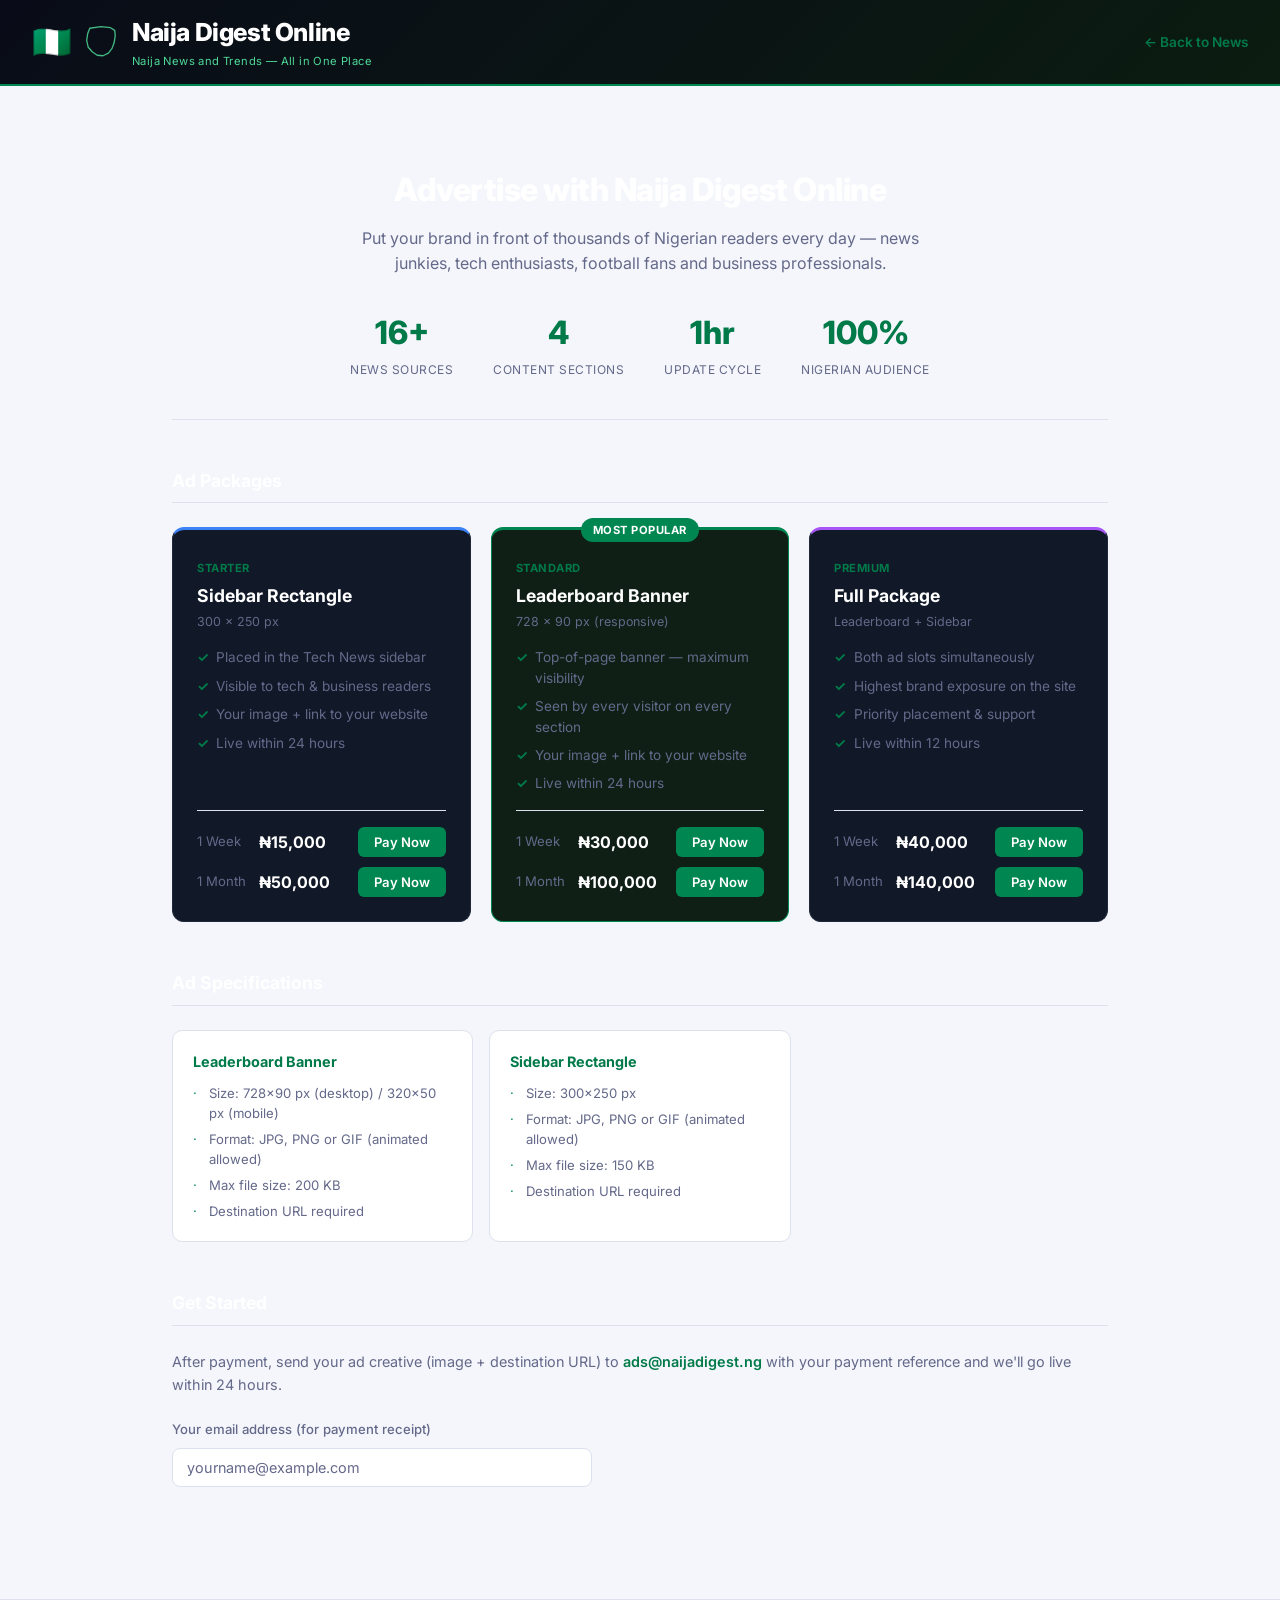
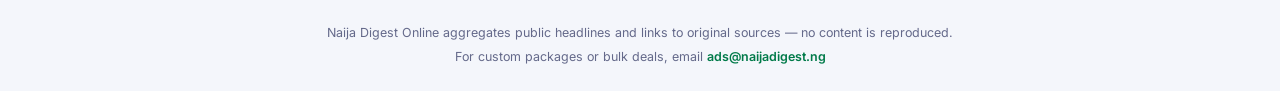
<file: docs/advertise.html>
<!DOCTYPE html>
<html lang="en">
<head>
  <meta charset="UTF-8" />
  <meta name="viewport" content="width=device-width, initial-scale=1.0" />
  <title>Advertise with Us — Naija Digest Online</title>
  <meta name="description" content="Reach thousands of Nigerian readers daily. Advertise on Naija Digest Online — Nigeria's leading news, tech and football aggregator." />
  <link rel="icon" type="image/svg+xml" href="favicon.svg" />
  <link rel="preconnect" href="https://fonts.googleapis.com" />
  <link rel="preconnect" href="https://fonts.gstatic.com" crossorigin />
  <link href="https://fonts.googleapis.com/css2?family=Inter:wght@400;500;600;700;800&display=swap" rel="stylesheet" />
  <link rel="stylesheet" href="style.css" />
  <link rel="stylesheet" href="advertise.css" />
  <!-- Google Analytics -->
  <script async src="https://www.googletagmanager.com/gtag/js?id=G-Q1EJ5EZEQC"></script>
  <script>
    window.dataLayer = window.dataLayer || [];
    function gtag(){dataLayer.push(arguments);}
    gtag('js', new Date());
    gtag('config', 'G-Q1EJ5EZEQC');
  </script>
  <script async src="https://pagead2.googlesyndication.com/pagead/js/adsbygoogle.js?client=ca-pub-5902229563520548" crossorigin="anonymous"></script>
  <script src="https://js.paystack.co/v1/inline.js"></script>
</head>
<body>

  <header>
    <div class="header-inner">
      <div class="logo">
        <a href="index.html" style="display:flex;align-items:center;gap:0.75rem;text-decoration:none">
          <span class="flag">🇳🇬</span>
          <svg class="ng-map" xmlns="http://www.w3.org/2000/svg" viewBox="0 0 68 64" aria-hidden="true">
            <path d="M11,6 L32,3 L50,5 L58,10 L59,20 L57,33 L53,44 L46,53 L36,58 L25,57 L16,51 L8,42 L5,29 L7,16 Z"
                  fill="none" stroke="currentColor" stroke-width="2.5" stroke-linejoin="round"/>
          </svg>
          <div>
            <h1>Naija Digest Online</h1>
            <p class="tagline">Naija News and Trends — All in One Place</p>
          </div>
        </a>
      </div>
      <a href="index.html" class="back-link">← Back to News</a>
    </div>
  </header>

  <main class="adv-main">

    <!-- Hero -->
    <section class="adv-hero">
      <h2>Advertise with Naija Digest Online</h2>
      <p>Put your brand in front of thousands of Nigerian readers every day — news junkies, tech enthusiasts, football fans and business professionals.</p>
      <div class="adv-stats">
        <div class="stat"><span class="stat-num">16+</span><span class="stat-label">News Sources</span></div>
        <div class="stat"><span class="stat-num">4</span><span class="stat-label">Content Sections</span></div>
        <div class="stat"><span class="stat-num">1hr</span><span class="stat-label">Update Cycle</span></div>
        <div class="stat"><span class="stat-num">100%</span><span class="stat-label">Nigerian Audience</span></div>
      </div>
    </section>

    <!-- Packages -->
    <section class="adv-packages">
      <h3 class="adv-section-title">Ad Packages</h3>
      <div class="pkg-grid">

        <!-- Starter -->
        <div class="pkg-card">
          <div class="pkg-header">
            <span class="pkg-badge">Starter</span>
            <h4>Sidebar Rectangle</h4>
            <p class="pkg-size">300 × 250 px</p>
          </div>
          <ul class="pkg-features">
            <li>Placed in the Tech News sidebar</li>
            <li>Visible to tech &amp; business readers</li>
            <li>Your image + link to your website</li>
            <li>Live within 24 hours</li>
          </ul>
          <div class="pkg-prices">
            <div class="price-row">
              <span>1 Week</span>
              <strong>₦15,000</strong>
              <button class="pay-btn" onclick="pay('Sidebar Ad – 1 Week', 1500000, this)">Pay Now</button>
            </div>
            <div class="price-row">
              <span>1 Month</span>
              <strong>₦50,000</strong>
              <button class="pay-btn" onclick="pay('Sidebar Ad – 1 Month', 5000000, this)">Pay Now</button>
            </div>
          </div>
        </div>

        <!-- Standard -->
        <div class="pkg-card pkg-card--featured">
          <div class="pkg-badge-top">Most Popular</div>
          <div class="pkg-header">
            <span class="pkg-badge">Standard</span>
            <h4>Leaderboard Banner</h4>
            <p class="pkg-size">728 × 90 px (responsive)</p>
          </div>
          <ul class="pkg-features">
            <li>Top-of-page banner — maximum visibility</li>
            <li>Seen by every visitor on every section</li>
            <li>Your image + link to your website</li>
            <li>Live within 24 hours</li>
          </ul>
          <div class="pkg-prices">
            <div class="price-row">
              <span>1 Week</span>
              <strong>₦30,000</strong>
              <button class="pay-btn" onclick="pay('Leaderboard Ad – 1 Week', 3000000, this)">Pay Now</button>
            </div>
            <div class="price-row">
              <span>1 Month</span>
              <strong>₦100,000</strong>
              <button class="pay-btn" onclick="pay('Leaderboard Ad – 1 Month', 10000000, this)">Pay Now</button>
            </div>
          </div>
        </div>

        <!-- Premium -->
        <div class="pkg-card">
          <div class="pkg-header">
            <span class="pkg-badge">Premium</span>
            <h4>Full Package</h4>
            <p class="pkg-size">Leaderboard + Sidebar</p>
          </div>
          <ul class="pkg-features">
            <li>Both ad slots simultaneously</li>
            <li>Highest brand exposure on the site</li>
            <li>Priority placement &amp; support</li>
            <li>Live within 12 hours</li>
          </ul>
          <div class="pkg-prices">
            <div class="price-row">
              <span>1 Week</span>
              <strong>₦40,000</strong>
              <button class="pay-btn" onclick="pay('Premium Package – 1 Week', 4000000, this)">Pay Now</button>
            </div>
            <div class="price-row">
              <span>1 Month</span>
              <strong>₦140,000</strong>
              <button class="pay-btn" onclick="pay('Premium Package – 1 Month', 14000000, this)">Pay Now</button>
            </div>
          </div>
        </div>

      </div>
    </section>

    <!-- Ad specs -->
    <section class="adv-specs">
      <h3 class="adv-section-title">Ad Specifications</h3>
      <div class="specs-grid">
        <div class="spec-card">
          <h4>Leaderboard Banner</h4>
          <ul>
            <li>Size: 728×90 px (desktop) / 320×50 px (mobile)</li>
            <li>Format: JPG, PNG or GIF (animated allowed)</li>
            <li>Max file size: 200 KB</li>
            <li>Destination URL required</li>
          </ul>
        </div>
        <div class="spec-card">
          <h4>Sidebar Rectangle</h4>
          <ul>
            <li>Size: 300×250 px</li>
            <li>Format: JPG, PNG or GIF (animated allowed)</li>
            <li>Max file size: 150 KB</li>
            <li>Destination URL required</li>
          </ul>
        </div>
      </div>
    </section>

    <!-- Contact / Payment form -->
    <section class="adv-contact" id="contact">
      <h3 class="adv-section-title">Get Started</h3>
      <p>After payment, send your ad creative (image + destination URL) to <a href="mailto:ads@naijadigest.ng" class="email-link">ads@naijadigest.ng</a> with your payment reference and we'll go live within 24 hours.</p>

      <div class="email-form">
        <label for="adv-email">Your email address (for payment receipt)</label>
        <input type="email" id="adv-email" placeholder="yourname@example.com" />
      </div>
    </section>

  </main>

  <footer>
    <p>Naija Digest Online aggregates public headlines and links to original sources — no content is reproduced.</p>
    <p>For custom packages or bulk deals, email <a href="mailto:ads@naijadigest.ng" class="footer-link">ads@naijadigest.ng</a></p>
  </footer>

  <script>
    const PAYSTACK_KEY = "pk_live_4b39dc22fb958ee3462e23c3a64891dfa9a8bef3";

    function pay(planName, amountKobo, btn) {
      const emailInput = document.getElementById("adv-email");
      const email = emailInput.value.trim();
      if (!email || !email.includes("@")) {
        emailInput.focus();
        emailInput.style.borderColor = "#e74c3c";
        emailInput.placeholder = "Please enter your email first";
        return;
      }
      emailInput.style.borderColor = "";

      const handler = PaystackPop.setup({
        key: PAYSTACK_KEY,
        email: email,
        amount: amountKobo,
        currency: "NGN",
        ref: "NDO-" + Date.now(),
        metadata: { plan: planName },
        callback: function(response) {
          btn.textContent = "Paid ✓";
          btn.disabled = true;
          btn.style.background = "#008751";
          alert(
            "Payment successful! 🎉\n\n" +
            "Reference: " + response.reference + "\n\n" +
            "Please send your ad image and destination URL to ads@naijadigest.ng\n" +
            "quoting this reference. Your ad will go live within 24 hours."
          );
        },
        onClose: function() {}
      });
      handler.openIframe();
    }
  </script>

</body>
</html>
</file>
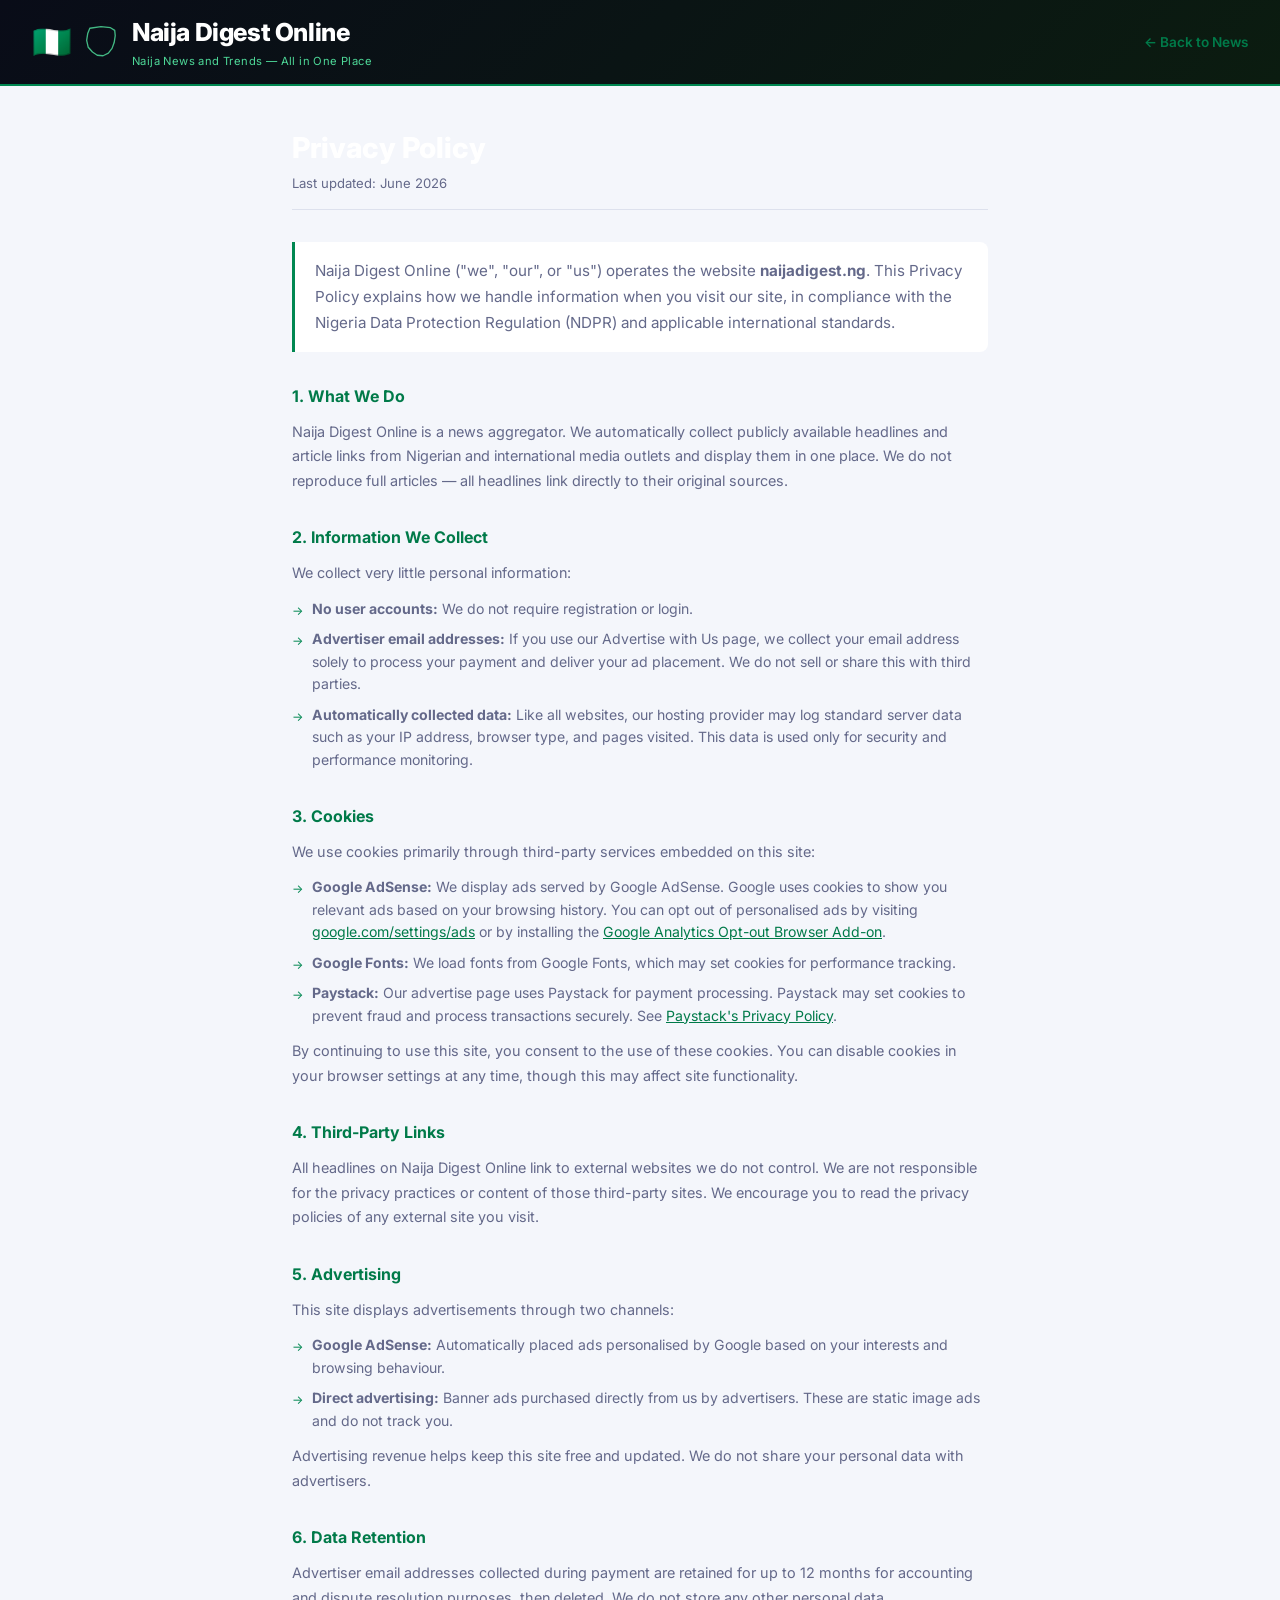
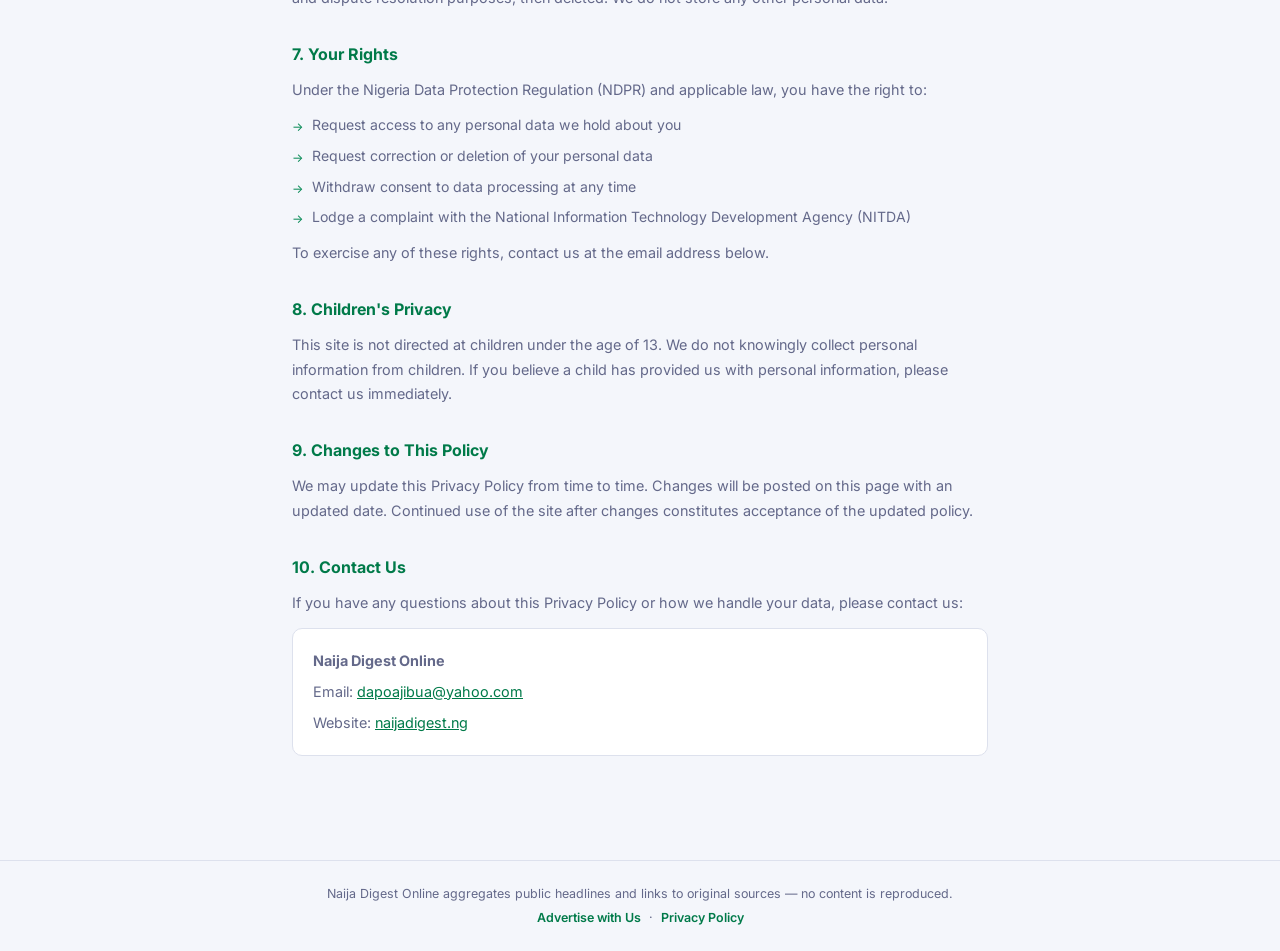
<file: docs/privacy.html>
<!DOCTYPE html>
<html lang="en">
<head>
  <meta charset="UTF-8" />
  <meta name="viewport" content="width=device-width, initial-scale=1.0" />
  <title>Privacy Policy — Naija Digest Online</title>
  <meta name="description" content="Privacy Policy for Naija Digest Online — how we handle your data and use of cookies." />
  <link rel="icon" type="image/svg+xml" href="favicon.svg" />
  <link rel="preconnect" href="https://fonts.googleapis.com" />
  <link rel="preconnect" href="https://fonts.gstatic.com" crossorigin />
  <link href="https://fonts.googleapis.com/css2?family=Inter:wght@400;500;600;700;800&display=swap" rel="stylesheet" />
  <link rel="stylesheet" href="style.css" />
  <link rel="stylesheet" href="privacy.css" />
  <!-- Google Analytics -->
  <script async src="https://www.googletagmanager.com/gtag/js?id=G-Q1EJ5EZEQC"></script>
  <script>
    window.dataLayer = window.dataLayer || [];
    function gtag(){dataLayer.push(arguments);}
    gtag('js', new Date());
    gtag('config', 'G-Q1EJ5EZEQC');
  </script>
  <script async src="https://pagead2.googlesyndication.com/pagead/js/adsbygoogle.js?client=ca-pub-5902229563520548" crossorigin="anonymous"></script>
</head>
<body>

  <header>
    <div class="header-inner">
      <div class="logo">
        <a href="index.html" style="display:flex;align-items:center;gap:0.75rem;text-decoration:none">
          <span class="flag">🇳🇬</span>
          <svg class="ng-map" xmlns="http://www.w3.org/2000/svg" viewBox="0 0 68 64" aria-hidden="true">
            <path d="M11,6 L32,3 L50,5 L58,10 L59,20 L57,33 L53,44 L46,53 L36,58 L25,57 L16,51 L8,42 L5,29 L7,16 Z"
                  fill="none" stroke="currentColor" stroke-width="2.5" stroke-linejoin="round"/>
          </svg>
          <div>
            <h1>Naija Digest Online</h1>
            <p class="tagline">Naija News and Trends — All in One Place</p>
          </div>
        </a>
      </div>
      <a href="index.html" class="back-link">← Back to News</a>
    </div>
  </header>

  <main class="policy-main">

    <div class="policy-header">
      <h2>Privacy Policy</h2>
      <p class="policy-date">Last updated: June 2026</p>
    </div>

    <div class="policy-body">

      <p class="policy-intro">
        Naija Digest Online ("we", "our", or "us") operates the website <strong>naijadigest.ng</strong>.
        This Privacy Policy explains how we handle information when you visit our site, in compliance with
        the Nigeria Data Protection Regulation (NDPR) and applicable international standards.
      </p>

      <section class="policy-section">
        <h3>1. What We Do</h3>
        <p>
          Naija Digest Online is a news aggregator. We automatically collect publicly available headlines
          and article links from Nigerian and international media outlets and display them in one place.
          We do not reproduce full articles — all headlines link directly to their original sources.
        </p>
      </section>

      <section class="policy-section">
        <h3>2. Information We Collect</h3>
        <p>We collect very little personal information:</p>
        <ul>
          <li><strong>No user accounts:</strong> We do not require registration or login.</li>
          <li><strong>Advertiser email addresses:</strong> If you use our Advertise with Us page, we collect your email address solely to process your payment and deliver your ad placement. We do not sell or share this with third parties.</li>
          <li><strong>Automatically collected data:</strong> Like all websites, our hosting provider may log standard server data such as your IP address, browser type, and pages visited. This data is used only for security and performance monitoring.</li>
        </ul>
      </section>

      <section class="policy-section">
        <h3>3. Cookies</h3>
        <p>
          We use cookies primarily through third-party services embedded on this site:
        </p>
        <ul>
          <li>
            <strong>Google AdSense:</strong> We display ads served by Google AdSense. Google uses cookies
            to show you relevant ads based on your browsing history. You can opt out of personalised ads
            by visiting <a href="https://www.google.com/settings/ads" target="_blank" rel="noopener noreferrer">google.com/settings/ads</a>
            or by installing the <a href="https://optout.aboutads.info/" target="_blank" rel="noopener noreferrer">Google Analytics Opt-out Browser Add-on</a>.
          </li>
          <li>
            <strong>Google Fonts:</strong> We load fonts from Google Fonts, which may set cookies for
            performance tracking.
          </li>
          <li>
            <strong>Paystack:</strong> Our advertise page uses Paystack for payment processing. Paystack
            may set cookies to prevent fraud and process transactions securely. See
            <a href="https://paystack.com/privacy" target="_blank" rel="noopener noreferrer">Paystack's Privacy Policy</a>.
          </li>
        </ul>
        <p>
          By continuing to use this site, you consent to the use of these cookies. You can disable cookies
          in your browser settings at any time, though this may affect site functionality.
        </p>
      </section>

      <section class="policy-section">
        <h3>4. Third-Party Links</h3>
        <p>
          All headlines on Naija Digest Online link to external websites we do not control. We are not
          responsible for the privacy practices or content of those third-party sites. We encourage you
          to read the privacy policies of any external site you visit.
        </p>
      </section>

      <section class="policy-section">
        <h3>5. Advertising</h3>
        <p>
          This site displays advertisements through two channels:
        </p>
        <ul>
          <li><strong>Google AdSense:</strong> Automatically placed ads personalised by Google based on your interests and browsing behaviour.</li>
          <li><strong>Direct advertising:</strong> Banner ads purchased directly from us by advertisers. These are static image ads and do not track you.</li>
        </ul>
        <p>
          Advertising revenue helps keep this site free and updated. We do not share your personal data
          with advertisers.
        </p>
      </section>

      <section class="policy-section">
        <h3>6. Data Retention</h3>
        <p>
          Advertiser email addresses collected during payment are retained for up to 12 months for
          accounting and dispute resolution purposes, then deleted. We do not store any other personal data.
        </p>
      </section>

      <section class="policy-section">
        <h3>7. Your Rights</h3>
        <p>Under the Nigeria Data Protection Regulation (NDPR) and applicable law, you have the right to:</p>
        <ul>
          <li>Request access to any personal data we hold about you</li>
          <li>Request correction or deletion of your personal data</li>
          <li>Withdraw consent to data processing at any time</li>
          <li>Lodge a complaint with the National Information Technology Development Agency (NITDA)</li>
        </ul>
        <p>To exercise any of these rights, contact us at the email address below.</p>
      </section>

      <section class="policy-section">
        <h3>8. Children's Privacy</h3>
        <p>
          This site is not directed at children under the age of 13. We do not knowingly collect personal
          information from children. If you believe a child has provided us with personal information,
          please contact us immediately.
        </p>
      </section>

      <section class="policy-section">
        <h3>9. Changes to This Policy</h3>
        <p>
          We may update this Privacy Policy from time to time. Changes will be posted on this page with
          an updated date. Continued use of the site after changes constitutes acceptance of the updated policy.
        </p>
      </section>

      <section class="policy-section">
        <h3>10. Contact Us</h3>
        <p>
          If you have any questions about this Privacy Policy or how we handle your data, please contact us:
        </p>
        <div class="contact-box">
          <p><strong>Naija Digest Online</strong></p>
          <p>Email: <a href="mailto:dapoajibua@yahoo.com" class="email-link">dapoajibua@yahoo.com</a></p>
          <p>Website: <a href="https://naijadigest.ng" class="email-link">naijadigest.ng</a></p>
        </div>
      </section>

    </div>
  </main>

  <footer>
    <p>Naija Digest Online aggregates public headlines and links to original sources — no content is reproduced.</p>
    <p>
      <a href="advertise.html" class="footer-link">Advertise with Us</a>
      &nbsp;·&nbsp;
      <a href="privacy.html" class="footer-link">Privacy Policy</a>
    </p>
  </footer>

</body>
</html>
</file>
<file: docs/style.css>
/* ── Variables ── */
:root {
  --green:        #008751;
  --green-light:  #007a49;
  --green-dim:    #e4f5ec;
  --bg:           #f4f6fb;
  --bg-card:      #ffffff;
  --bg-hover:     #eef1f8;
  --border:       #dde1ed;
  --text:         #1a1d2e;
  --text-muted:   #64698a;
  --badge-bg:     #e4f5ec;
  --badge-text:   #006840;
  --radius:       10px;
  --font:         'Inter', system-ui, sans-serif;
}

/* ── Reset ── */
*, *::before, *::after { box-sizing: border-box; margin: 0; padding: 0; }

body {
  font-family: var(--font);
  background: var(--bg);
  color: var(--text);
  min-height: 100vh;
  line-height: 1.5;
}

a { color: inherit; text-decoration: none; }

/* ── Header ── */
header {
  background: linear-gradient(135deg, #090c18 0%, #0b1c10 100%);
  border-bottom: 2px solid var(--green);
  padding: 0.9rem 2rem;
  position: sticky;
  top: 0;
  z-index: 200;
}

.header-inner {
  max-width: 1400px;
  margin: 0 auto;
  display: flex;
  justify-content: space-between;
  align-items: center;
  gap: 1rem;
  flex-wrap: wrap;
}

.logo { display: flex; align-items: center; gap: 0.75rem; }
.flag { font-size: 2rem; line-height: 1; }

.ng-map {
  width: 36px;
  height: 34px;
  color: var(--green-light);
  opacity: 0.85;
  flex-shrink: 0;
}

.logo h1 {
  font-size: 1.55rem;
  font-weight: 800;
  color: #fff;
  letter-spacing: -0.4px;
}

.tagline {
  font-size: 0.7rem;
  color: var(--green-light);
  letter-spacing: 0.4px;
  margin-top: 1px;
}

.update-box {
  text-align: right;
  font-size: 0.78rem;
}

#last-updated { color: var(--green-light); margin-bottom: 2px; }
#next-update  { color: var(--text-muted); }

/* keep header accent text bright on dark header bg */
header .tagline,
header #last-updated,
header .ng-map { color: #4ed898; }

/* ── Tab nav ── */
.tab-nav {
  background: var(--bg-card);
  border-bottom: 1px solid var(--border);
  display: flex;
  padding: 0 2rem;
  overflow-x: auto;
  scrollbar-width: none;
}
.tab-nav::-webkit-scrollbar { display: none; }

.tab-btn {
  background: none;
  border: none;
  border-bottom: 3px solid transparent;
  color: var(--text-muted);
  padding: 0.85rem 1.4rem;
  font-family: var(--font);
  font-size: 0.875rem;
  font-weight: 600;
  cursor: pointer;
  white-space: nowrap;
  transition: color 0.15s, border-color 0.15s;
}
.tab-btn:hover   { color: var(--text); }
.tab-btn.active  { color: var(--green-light); border-bottom-color: var(--green); }

/* ── Main ── */
main {
  max-width: 1400px;
  margin: 0 auto;
  padding: 1.5rem 2rem;
}

.tab-panel         { display: none; }
.tab-panel.active  { display: block; }

/* ── Section heading ── */
.section-heading {
  font-size: 0.9rem;
  font-weight: 700;
  color: var(--green-light);
  text-transform: uppercase;
  letter-spacing: 0.5px;
  margin-bottom: 1rem;
  padding-bottom: 0.5rem;
  border-bottom: 1px solid var(--border);
}

/* ── Cards ── */
.card-grid {
  display: grid;
  grid-template-columns: repeat(auto-fill, minmax(300px, 1fr));
  gap: 0.85rem;
}

.card {
  display: flex;
  flex-direction: column;
  background: var(--bg-card);
  border: 1px solid var(--border);
  border-radius: var(--radius);
  overflow: hidden;
  transition: border-color 0.15s, transform 0.15s, box-shadow 0.15s;
  text-decoration: none;
  color: inherit;
  box-shadow: 0 1px 4px rgba(0,0,0,0.06);
}
.card:hover {
  border-color: var(--green);
  transform: translateY(-2px);
  box-shadow: 0 8px 24px rgba(0,135,81,0.12);
}

/* Card image */
.card-img {
  position: relative;
  width: 100%;
  aspect-ratio: 16 / 9;
  overflow: hidden;
  flex-shrink: 0;
}

.card-img img {
  width: 100%;
  height: 100%;
  object-fit: cover;
  display: block;
  transition: transform 0.3s;
}

.card:hover .card-img img { transform: scale(1.04); }

.card-img-fallback {
  position: absolute;
  inset: 0;
  display: none;
  align-items: center;
  justify-content: center;
  font-size: 0.75rem;
  font-weight: 800;
  text-transform: uppercase;
  letter-spacing: 1px;
  color: rgba(255,255,255,0.35);
  padding: 0.5rem;
  text-align: center;
}

.card-img--err .card-img-fallback { display: flex; }

.card-body {
  display: flex;
  flex-direction: column;
  gap: 0.45rem;
  padding: 0.85rem 1rem;
  flex: 1;
}

.card-meta {
  display: flex;
  justify-content: space-between;
  align-items: center;
  gap: 0.5rem;
}

.card-meta-right {
  display: flex;
  align-items: center;
  gap: 0.45rem;
  flex-shrink: 0;
}

.card-wa {
  background: none;
  border: 1px solid #25d36640;
  border-radius: 6px;
  padding: 0.25rem 0.4rem;
  cursor: pointer;
  color: #25d366;
  display: flex;
  align-items: center;
  justify-content: center;
  transition: color 0.15s, border-color 0.15s, background 0.15s;
  line-height: 1;
}
.card-wa:hover {
  background: #25d36620;
  border-color: #25d366;
}

.card-share {
  background: none;
  border: 1px solid var(--border);
  border-radius: 6px;
  padding: 0.25rem 0.4rem;
  cursor: pointer;
  color: var(--text-muted);
  display: flex;
  align-items: center;
  justify-content: center;
  transition: color 0.15s, border-color 0.15s, background 0.15s;
  line-height: 1;
}
.card-share:hover {
  color: var(--green-light);
  border-color: var(--green);
  background: var(--green-dim);
}

.share-toast {
  position: fixed;
  bottom: 90px;
  left: 50%;
  transform: translateX(-50%) translateY(12px);
  background: #1a1d2e;
  color: #fff;
  padding: 0.5rem 1.25rem;
  border-radius: 999px;
  font-size: 0.82rem;
  font-weight: 600;
  opacity: 0;
  transition: opacity 0.2s ease, transform 0.2s ease;
  pointer-events: none;
  z-index: 600;
  white-space: nowrap;
  box-shadow: 0 4px 16px rgba(0,0,0,0.3);
}
.share-toast.show {
  opacity: 1;
  transform: translateX(-50%) translateY(0);
}

.badge {
  background: var(--badge-bg);
  color: var(--badge-text);
  font-size: 0.68rem;
  font-weight: 700;
  text-transform: uppercase;
  letter-spacing: 0.3px;
  padding: 0.18rem 0.55rem;
  border-radius: 999px;
  white-space: nowrap;
  max-width: 130px;
  overflow: hidden;
  text-overflow: ellipsis;
}

.time {
  font-size: 0.72rem;
  color: var(--text-muted);
  white-space: nowrap;
}

.card-title {
  font-size: 0.9rem;
  font-weight: 600;
  line-height: 1.45;
  color: var(--text);
}

.card-summary {
  font-size: 0.78rem;
  color: var(--text-muted);
  line-height: 1.5;
  display: -webkit-box;
  -webkit-line-clamp: 2;
  -webkit-box-orient: vertical;
  overflow: hidden;
}

/* ── World Cup hero ── */
.wc-hero {
  background: linear-gradient(135deg, #e8f5ee 0%, #f4fff9 50%, #fffef0 100%);
  border: 1px solid #c8e6cc;
  border-radius: 12px;
  padding: 1.5rem 2rem;
  text-align: center;
  position: relative;
  overflow: hidden;
}

.wc-hero::before {
  content: "⚽";
  position: absolute;
  font-size: 8rem;
  opacity: 0.05;
  right: -1rem;
  top: -1rem;
  line-height: 1;
}

.wc-hero h2 {
  font-size: 1.6rem;
  font-weight: 800;
  color: var(--text);
  margin-bottom: 0.4rem;
}

.wc-hero p {
  font-size: 0.85rem;
  color: var(--text-muted);
  letter-spacing: 1px;
}

/* ── Fixture cards ── */
.fixtures-strip {
  display: grid;
  grid-template-columns: repeat(auto-fill, minmax(280px, 1fr));
  gap: 0.75rem;
}

.fixture-card {
  background: var(--bg-card);
  border: 1px solid var(--border);
  border-radius: 10px;
  padding: 1rem;
  text-decoration: none;
  color: inherit;
  display: block;
  transition: border-color 0.15s, background 0.15s;
}
.fixture-card:hover { border-color: var(--green); background: var(--bg-hover); }

.fixture-teams {
  display: flex;
  align-items: center;
  gap: 0.5rem;
  margin-bottom: 0.5rem;
}

.fixture-team {
  display: flex;
  flex-direction: column;
  align-items: flex-start;
  gap: 0.2rem;
  flex: 1;
}

.fixture-team--away {
  align-items: flex-end;
}

.fixture-name {
  font-size: 0.82rem;
  font-weight: 600;
  color: var(--text);
  line-height: 1.2;
}

.fixture-score {
  font-size: 1.5rem;
  font-weight: 800;
  color: var(--text);
  line-height: 1;
}

.fixture-mid {
  display: flex;
  flex-direction: column;
  align-items: center;
  flex-shrink: 0;
  padding: 0 0.5rem;
}

.fixture-status {
  font-size: 0.72rem;
  font-weight: 700;
  color: var(--text-muted);
  text-transform: uppercase;
  letter-spacing: 0.3px;
  padding: 0.2rem 0.5rem;
  border-radius: 4px;
  background: var(--bg-hover);
}

.fixture-status--live {
  color: #ff4444;
  background: rgba(255,68,68,0.15);
  animation: pulse 1.5s ease-in-out infinite;
}

.fixture-status--done {
  color: var(--green-light);
  background: var(--green-dim);
}

@keyframes pulse {
  0%, 100% { opacity: 1; }
  50%       { opacity: 0.6; }
}

.fixture-meta {
  font-size: 0.7rem;
  color: var(--text-muted);
  margin-top: 0.15rem;
  text-align: center;
}

/* ── Tech layout ── */
.tech-layout {
  display: grid;
  grid-template-columns: 1fr 350px;
  gap: 1.5rem;
  align-items: start;
}

/* ── Events sidebar ── */
.event-item-wrap {
  display: flex;
  align-items: flex-start;
  gap: 0.5rem;
  margin-bottom: 0.7rem;
}
.event-item-wrap .event-item { flex: 1; margin-bottom: 0; }
.event-item-wrap .card-wa    { flex-shrink: 0; margin-top: 0.2rem; }

.event-item {
  display: block;
  background: var(--bg-card);
  border: 1px solid var(--border);
  border-left: 3px solid var(--green);
  border-radius: 8px;
  padding: 0.8rem 1rem;
  margin-bottom: 0.7rem;
  transition: background 0.15s, border-left-color 0.15s;
}
.event-item:hover {
  background: var(--bg-hover);
  border-left-color: var(--green-light);
}

.event-title {
  font-size: 0.855rem;
  font-weight: 600;
  line-height: 1.4;
  margin-bottom: 0.3rem;
}

.event-meta {
  font-size: 0.72rem;
  color: var(--text-muted);
}

/* ── Trending ── */
.trending-grid {
  display: flex;
  flex-direction: column;
  gap: 1.5rem;
}

.trend-card {
  background: var(--bg-card);
  border: 1px solid var(--border);
  border-radius: 12px;
  padding: 1.25rem;
}

/* Horizontal scrolling image row */
.trend-scroll-row {
  display: flex;
  overflow-x: auto;
  gap: 1rem;
  padding-bottom: 0.5rem;
  scrollbar-width: thin;
  scrollbar-color: var(--border) transparent;
  margin-top: 0.5rem;
}

.trend-media-wrap {
  min-width: 190px;
  max-width: 190px;
  flex-shrink: 0;
  display: flex;
  flex-direction: column;
}
.trend-media-wrap .card-wa { align-self: flex-end; margin-top: 0.35rem; }

.trend-media-card {
  text-decoration: none;
  color: inherit;
  display: block;
}

.trend-media-img {
  width: 190px;
  height: 110px;
  object-fit: cover;
  border-radius: 8px;
  background: var(--border);
  display: block;
}

.trend-media-img-fallback {
  width: 190px;
  height: 110px;
  border-radius: 8px;
  display: flex;
  align-items: center;
  justify-content: center;
  font-size: 0.7rem;
  font-weight: 700;
  color: rgba(255,255,255,0.85);
  text-align: center;
  padding: 0.5rem;
}

.trend-media-title {
  font-size: 0.82rem;
  font-weight: 600;
  line-height: 1.35;
  margin-top: 0.45rem;
  color: var(--text);
  display: -webkit-box;
  -webkit-line-clamp: 2;
  -webkit-box-orient: vertical;
  overflow: hidden;
  transition: color 0.15s;
}
.trend-media-card:hover .trend-media-title { color: var(--green-light); }

.trend-media-source {
  font-size: 0.68rem;
  color: var(--text-muted);
  margin-top: 0.2rem;
}

/* Google Trends list */
#google-trends {
  list-style: none;
  counter-reset: trends;
}

#google-trends li {
  counter-increment: trends;
  display: flex;
  align-items: center;
  gap: 0.75rem;
  padding: 0.55rem 0;
  border-bottom: 1px solid var(--border);
  font-size: 0.875rem;
}
#google-trends li:last-child { border-bottom: none; }

#google-trends li::before {
  content: counter(trends);
  min-width: 1.6rem;
  font-size: 0.72rem;
  font-weight: 800;
  color: var(--green);
}

/* Generic trend items */
.trend-item {
  padding: 0.65rem 0;
  border-bottom: 1px solid var(--border);
}
.trend-item:last-child { border-bottom: none; }

.trend-item a {
  font-size: 0.855rem;
  font-weight: 500;
  line-height: 1.4;
  display: block;
  color: var(--text);
  transition: color 0.15s;
}
.trend-item a:hover { color: var(--green-light); }

.trend-sub {
  font-size: 0.7rem;
  color: var(--text-muted);
  margin-top: 0.2rem;
}

/* X trending — full-width chips row */
#x-trending-list {
  display: flex;
  flex-wrap: wrap;
  gap: 0.5rem;
  margin-top: 0.25rem;
}

.x-trend-item {
  display: flex;
  align-items: center;
  gap: 0.45rem;
  padding: 0.35rem 0.85rem;
  background: var(--bg);
  border: 1px solid var(--border);
  border-radius: 2rem;
  transition: border-color 0.15s;
}
.x-trend-item:hover { border-color: var(--green); }

.x-trend-rank {
  min-width: 1.4rem;
  height: 1.4rem;
  background: var(--green);
  color: #fff;
  border-radius: 50%;
  display: flex;
  align-items: center;
  justify-content: center;
  font-size: 0.62rem;
  font-weight: 800;
  flex-shrink: 0;
}

.x-trend-tag {
  font-weight: 600;
  font-size: 0.82rem;
  color: var(--text);
  text-decoration: none;
  white-space: nowrap;
}
.x-trend-tag:hover { color: var(--green-light); }

/* Shared numbered list for all other trend sections */
.trend-list-item {
  display: flex;
  align-items: flex-start;
  gap: 0.75rem;
  padding: 0.55rem 0;
  border-bottom: 1px solid var(--border);
}
.trend-list-item:last-child { border-bottom: none; }

.trend-list-num {
  min-width: 1.5rem;
  font-size: 0.72rem;
  font-weight: 800;
  color: var(--green);
  flex-shrink: 0;
  padding-top: 0.1rem;
}

.trend-list-body a {
  font-size: 0.855rem;
  font-weight: 500;
  line-height: 1.4;
  color: var(--text);
  text-decoration: none;
  display: block;
  transition: color 0.15s;
}
.trend-list-body a:hover { color: var(--green-light); }

.trend-list-source {
  font-size: 0.68rem;
  color: var(--text-muted);
  margin-top: 0.1rem;
}

.yt-info a {
  font-size: 0.82rem;
  font-weight: 500;
  line-height: 1.4;
  color: var(--text);
  display: block;
}
.yt-info a:hover { color: var(--green-light); }

.yt-channel {
  font-size: 0.7rem;
  color: var(--text-muted);
  margin-top: 0.2rem;
}

/* ── Empty / Loading ── */
.empty {
  color: var(--text-muted);
  font-size: 0.85rem;
  text-align: center;
  padding: 2rem 1rem;
}

/* Skeleton loader */
.skeleton-grid {
  display: grid;
  grid-template-columns: repeat(auto-fill, minmax(300px, 1fr));
  gap: 0.85rem;
}

.skeleton {
  height: 120px;
  border-radius: var(--radius);
  background: linear-gradient(90deg, var(--bg-card) 25%, var(--bg-hover) 50%, var(--bg-card) 75%);
  background-size: 200% 100%;
  animation: shimmer 1.4s infinite;
}

@keyframes shimmer {
  0%   { background-position: 200% 0; }
  100% { background-position: -200% 0; }
}

/* ── Exchange Rates & Crypto shared ── */
.rates-header {
  display: flex;
  justify-content: space-between;
  align-items: flex-start;
  margin-bottom: 1.25rem;
  flex-wrap: wrap;
  gap: 0.75rem;
}

.rates-header h2 {
  font-size: 1.4rem;
  font-weight: 800;
  color: var(--text);
  margin-bottom: 0.25rem;
}

.rates-timestamp {
  font-size: 0.75rem;
  color: var(--text-muted);
}

.refresh-btn {
  background: var(--bg-card);
  border: 1px solid var(--border);
  color: var(--green-light);
  padding: 0.45rem 1rem;
  border-radius: 8px;
  font-family: var(--font);
  font-size: 0.82rem;
  font-weight: 600;
  cursor: pointer;
  transition: all 0.15s;
  white-space: nowrap;
}
.refresh-btn:hover { border-color: var(--green); background: var(--bg-hover); }

.parallel-notice {
  display: flex;
  align-items: flex-start;
  gap: 0.6rem;
  background: #fffbea;
  border: 1px solid #f5e6a0;
  border-left: 3px solid #f5a623;
  border-radius: 8px;
  padding: 0.7rem 1rem;
  font-size: 0.8rem;
  color: #7a5c10;
  margin-bottom: 1.25rem;
  line-height: 1.5;
}

.rates-note {
  margin-top: 1rem;
  font-size: 0.72rem;
  color: var(--text-muted);
  padding-top: 0.75rem;
  border-top: 1px solid var(--border);
  line-height: 1.6;
}

.loading-pulse {
  height: 76px;
  border-radius: var(--radius);
  background: linear-gradient(90deg, var(--bg-card) 25%, var(--bg-hover) 50%, var(--bg-card) 75%);
  background-size: 200% 100%;
  animation: shimmer 1.4s infinite;
}

/* ── Rate cards ── */
.rates-grid {
  display: grid;
  grid-template-columns: repeat(auto-fill, minmax(240px, 1fr));
  gap: 0.75rem;
}

.rate-card {
  background: var(--bg-card);
  border: 1px solid var(--border);
  border-radius: 10px;
  padding: 0.9rem 1rem;
  display: flex;
  align-items: center;
  gap: 0.85rem;
  transition: border-color 0.15s, background 0.15s;
}
.rate-card:hover { border-color: var(--green); background: var(--bg-hover); }

.rate-flag { font-size: 2rem; line-height: 1; flex-shrink: 0; }

.rate-name {
  font-size: 0.75rem;
  color: var(--text-muted);
  margin-bottom: 0.2rem;
}

.rate-code {
  font-weight: 700;
  color: var(--green-light);
}

.rate-value {
  font-size: 1.2rem;
  font-weight: 800;
  color: var(--text);
  line-height: 1;
  margin-bottom: 0.2rem;
}

.rate-sub {
  font-size: 0.68rem;
  color: var(--text-muted);
}

/* ── Crypto cards ── */
.crypto-grid {
  display: grid;
  grid-template-columns: repeat(auto-fill, minmax(260px, 1fr));
  gap: 0.75rem;
}

.crypto-card {
  background: var(--bg-card);
  border: 1px solid var(--border);
  border-radius: 10px;
  padding: 1rem 1.1rem;
  display: flex;
  align-items: center;
  gap: 1rem;
  transition: border-color 0.15s, background 0.15s;
}
.crypto-card:hover { border-color: var(--green); background: var(--bg-hover); }

.crypto-icon {
  width: 48px;
  height: 48px;
  border-radius: 50%;
  display: flex;
  align-items: center;
  justify-content: center;
  font-size: 1.3rem;
  font-weight: 800;
  flex-shrink: 0;
}

.crypto-name {
  font-size: 0.78rem;
  color: var(--text-muted);
  margin-bottom: 0.2rem;
}

.crypto-symbol {
  font-weight: 700;
  color: var(--green-light);
}

.crypto-ngn {
  font-size: 1.1rem;
  font-weight: 800;
  color: var(--text);
  line-height: 1;
  margin-bottom: 0.3rem;
}

.crypto-meta {
  display: flex;
  gap: 0.75rem;
  font-size: 0.75rem;
  align-items: center;
}

.crypto-usd  { color: var(--text-muted); }
.crypto-up   { color: #00c853; font-weight: 700; }
.crypto-down { color: #ff5252; font-weight: 700; }

/* ── Live TV ── */
.tv-intro {
  text-align: center;
  padding: 1.5rem 1rem 1rem;
}
.tv-intro h2 {
  font-size: 1.5rem;
  font-weight: 800;
  color: var(--text);
  margin-bottom: 0.4rem;
}
.tv-intro p { font-size: 0.85rem; color: var(--text-muted); }

.tv-category-heading {
  font-size: 0.85rem;
  font-weight: 700;
  color: var(--text-muted);
  text-transform: uppercase;
  letter-spacing: 0.6px;
  margin-bottom: 1rem;
  padding-bottom: 0.5rem;
  border-bottom: 1px solid var(--border);
}

.tv-grid {
  display: grid;
  grid-template-columns: repeat(auto-fill, minmax(260px, 1fr));
  gap: 0.85rem;
}

.tv-card {
  background: var(--bg-card);
  border: 1px solid var(--border);
  border-radius: 12px;
  padding: 1rem 1.1rem;
  display: flex;
  align-items: center;
  gap: 1rem;
  cursor: pointer;
  transition: border-color 0.15s, background 0.15s, transform 0.15s;
  position: relative;
}
.tv-card:hover {
  border-color: var(--green);
  background: var(--bg-hover);
  transform: translateY(-2px);
}

.tv-logo {
  width: 52px;
  height: 52px;
  border-radius: 10px;
  display: flex;
  align-items: center;
  justify-content: center;
  font-size: 0.75rem;
  font-weight: 800;
  color: #fff;
  flex-shrink: 0;
  letter-spacing: 0.5px;
}

.tv-logo--channels  { background: linear-gradient(135deg, #e31e24, #c0151a); }
.tv-logo--arise     { background: linear-gradient(135deg, #1a237e, #283593); }
.tv-logo--tvc       { background: linear-gradient(135deg, #006400, #008000); }
.tv-logo--ait       { background: linear-gradient(135deg, #b71c1c, #d32f2f); }
.tv-logo--nta       { background: linear-gradient(135deg, #1b5e20, #2e7d32); }
.tv-logo--galaxy    { background: linear-gradient(135deg, #4a148c, #6a1b9a); }
.tv-logo--ltv       { background: linear-gradient(135deg, #006064, #00838f); }
.tv-logo--silverbird{ background: linear-gradient(135deg, #bf360c, #e64a19); }
.tv-logo--wazobia   { background: linear-gradient(135deg, #33691e, #558b2f); }
.tv-logo--rstv      { background: linear-gradient(135deg, #880e4f, #ad1457); }
.tv-logo--rave      { background: linear-gradient(135deg, #e65100, #f57c00); }
.tv-logo--ekiti     { background: linear-gradient(135deg, #1a237e, #0d47a1); }

.tv-info { flex: 1; min-width: 0; }

.tv-name {
  font-size: 0.9rem;
  font-weight: 700;
  color: var(--text);
  margin-bottom: 0.2rem;
}

.tv-desc {
  font-size: 0.75rem;
  color: var(--text-muted);
  line-height: 1.3;
}

.tv-live-badge {
  font-size: 0.62rem;
  font-weight: 800;
  letter-spacing: 0.5px;
  color: #fff;
  background: #e31e24;
  padding: 0.15rem 0.45rem;
  border-radius: 4px;
  flex-shrink: 0;
  animation: pulse 2s ease-in-out infinite;
}

.tv-disclaimer {
  margin-top: 2rem;
  font-size: 0.75rem;
  color: var(--text-muted);
  text-align: center;
  line-height: 1.6;
  padding: 1rem;
  border-top: 1px solid var(--border);
}

/* ── Radio cards ── */
.radio-card {
  display: flex;
  align-items: center;
  gap: 0.85rem;
  padding: 0.9rem 1rem;
  background: var(--bg-card);
  border: 1px solid var(--border);
  border-radius: 12px;
  cursor: pointer;
  transition: border-color 0.2s, background 0.2s, transform 0.2s;
}
.radio-card:hover {
  border-color: var(--green);
  background: var(--bg-hover);
  transform: translateY(-2px);
}

.radio-logo {
  width: 52px;
  height: 52px;
  border-radius: 10px;
  display: flex;
  align-items: center;
  justify-content: center;
  font-size: 0.7rem;
  font-weight: 800;
  color: #fff;
  flex-shrink: 0;
  letter-spacing: 0.3px;
}

.radio-logo--ch         { background: linear-gradient(135deg, #e31e24, #c0151a); }
.radio-logo--info       { background: linear-gradient(135deg, #1a237e, #283593); }
.radio-logo--lagostalks { background: linear-gradient(135deg, #1b5e20, #2e7d32); }
.radio-logo--raypower   { background: linear-gradient(135deg, #e65100, #f57c00); }
.radio-logo--cool       { background: linear-gradient(135deg, #006064, #00838f); }
.radio-logo--beat       { background: linear-gradient(135deg, #4a148c, #6a1b9a); }
.radio-logo--smooth     { background: linear-gradient(135deg, #880e4f, #ad1457); }
.radio-logo--wazobiafm  { background: linear-gradient(135deg, #33691e, #558b2f); }
.radio-logo--naijafm    { background: linear-gradient(135deg, #bf360c, #e64a19); }
.radio-logo--classic    { background: linear-gradient(135deg, #4e342e, #6d4c41); }
.radio-logo--brila      { background: linear-gradient(135deg, #006400, #008000); }
.radio-logo--adaba      { background: linear-gradient(135deg, #1565c0, #1976d2); }
.radio-logo--frcn       { background: linear-gradient(135deg, #004d00, #007000); }
.radio-logo--talksport  { background: linear-gradient(135deg, #7b0000, #b71c1c); }
.radio-logo--bbc5       { background: linear-gradient(135deg, #003087, #1565c0); }
.radio-logo--bbcws      { background: linear-gradient(135deg, #b71c1c, #d32f2f); }
.radio-logo--voa        { background: linear-gradient(135deg, #003087, #1565c0); }
.radio-logo--dw         { background: linear-gradient(135deg, #006d8f, #0097a7); }
.radio-logo--rhythm     { background: linear-gradient(135deg, #e65100, #ff6d00); }
.radio-logo--capitalfm  { background: linear-gradient(135deg, #4a148c, #7b1fa2); }
.radio-logo--1xtra      { background: linear-gradient(135deg, #212121, #424242); }

.radio-info { flex: 1; min-width: 0; }

.radio-name {
  font-size: 0.9rem;
  font-weight: 700;
  color: var(--text);
  margin-bottom: 0.2rem;
}

.radio-freq {
  font-size: 0.75rem;
  color: var(--text-muted);
}

.radio-onair,
.radio-stream {
  font-size: 0.62rem;
  font-weight: 800;
  letter-spacing: 0.5px;
  color: #fff;
  background: #008751;
  padding: 0.15rem 0.45rem;
  border-radius: 4px;
  flex-shrink: 0;
  animation: pulse 2s ease-in-out infinite;
}

.radio-site {
  font-size: 0.62rem;
  font-weight: 700;
  letter-spacing: 0.3px;
  color: var(--text-muted);
  background: var(--bg-hover);
  border: 1px solid var(--border);
  padding: 0.15rem 0.45rem;
  border-radius: 4px;
  flex-shrink: 0;
}

/* ── Inline Radio Player Bar ── */
#radio-player {
  position: fixed;
  bottom: 0;
  left: 0;
  right: 0;
  background: #0b1220;
  border-top: 2px solid var(--green);
  display: none;
  align-items: center;
  gap: 1rem;
  padding: 0.65rem 1.5rem;
  z-index: 500;
  box-shadow: 0 -4px 24px rgba(0,0,0,0.45);
}

.rp-icon { font-size: 1.4rem; flex-shrink: 0; line-height: 1; }

.rp-info {
  display: flex;
  flex-direction: column;
  flex: 1;
  min-width: 0;
  gap: 0.05rem;
}

.rp-name {
  font-size: 0.88rem;
  font-weight: 700;
  color: #fff;
  white-space: nowrap;
  overflow: hidden;
  text-overflow: ellipsis;
}

.rp-freq {
  font-size: 0.7rem;
  color: #4ed898;
  white-space: nowrap;
  overflow: hidden;
  text-overflow: ellipsis;
}

.rp-status {
  font-size: 0.65rem;
  color: rgba(255,255,255,0.45);
}

.rp-controls { display: flex; align-items: center; flex-shrink: 0; }

.rp-btn {
  background: rgba(255,255,255,0.1);
  border: 1px solid rgba(255,255,255,0.18);
  color: #fff;
  width: 38px;
  height: 38px;
  border-radius: 50%;
  font-size: 1rem;
  cursor: pointer;
  display: flex;
  align-items: center;
  justify-content: center;
  transition: background 0.15s;
  flex-shrink: 0;
}
.rp-btn:hover { background: rgba(255,255,255,0.22); }

.rp-vol {
  width: 90px;
  flex-shrink: 0;
  accent-color: var(--green);
  cursor: pointer;
}

.rp-close {
  background: transparent;
  border: none;
  color: rgba(255,255,255,0.45);
  font-size: 1.1rem;
  cursor: pointer;
  padding: 0.25rem 0.35rem;
  transition: color 0.15s;
  flex-shrink: 0;
  line-height: 1;
}
.rp-close:hover { color: #fff; }

body.radio-playing { padding-bottom: 68px; }

@media (max-width: 600px) {
  #radio-player { padding: 0.55rem 1rem; gap: 0.65rem; }
  .rp-vol { width: 60px; }
  .rp-freq { display: none; }
}

/* ── Ad slots ── */
.ad-leaderboard {
  background: var(--bg);
  border-bottom: 1px solid var(--border);
  padding: 0.6rem 2rem;
  display: flex;
  justify-content: center;
}

.ad-placeholder {
  display: flex;
  align-items: center;
  justify-content: space-between;
  gap: 1rem;
  width: 100%;
  max-width: 728px;
  min-height: 60px;
  border: 1px dashed var(--border);
  border-radius: 6px;
  padding: 0.6rem 1.25rem;
  text-decoration: none;
  transition: border-color 0.15s, background 0.15s;
}

.ad-placeholder:hover {
  border-color: var(--green);
  background: var(--green-dim);
}

.ad-placeholder-text {
  font-size: 0.82rem;
  color: var(--text-muted);
}

.ad-placeholder-cta {
  font-size: 0.8rem;
  font-weight: 700;
  color: var(--green-light);
  white-space: nowrap;
}

.ad-sidebar {
  margin-top: 1.25rem;
}

.ad-placeholder--sidebar {
  max-width: 100%;
  min-height: 120px;
  flex-direction: column;
  text-align: center;
  gap: 0.5rem;
}

.footer-link {
  color: var(--green-light);
  text-decoration: none;
  font-weight: 600;
}
.footer-link:hover { text-decoration: underline; }

/* ── Footer ── */
footer {
  border-top: 1px solid var(--border);
  padding: 1.5rem 2rem;
  text-align: center;
  font-size: 0.78rem;
  color: var(--text-muted);
  max-width: 1400px;
  margin: 2rem auto 0;
}
footer p + p { margin-top: 0.3rem; }

.footer-seo {
  margin-top: 0.75rem;
  font-size: 0.7rem;
  color: var(--border);
  line-height: 1.7;
  max-width: 780px;
  margin-left: auto;
  margin-right: auto;
}

/* ── Responsive ── */
@media (max-width: 960px) {
  .tech-layout { grid-template-columns: 1fr; }
  .tech-sidebar { border-top: 1px solid var(--border); padding-top: 1.5rem; }
}

@media (max-width: 600px) {
  header { padding: 0.75rem 1rem; }
  .logo h1 { font-size: 1.2rem; }
  main { padding: 1rem; }
  .tab-nav { padding: 0 0.5rem; }
  .tab-btn { padding: 0.7rem 0.9rem; font-size: 0.8rem; }
  .card-grid { grid-template-columns: 1fr; }
  .trend-media-wrap { min-width: 160px; max-width: 160px; }
  .trend-media-img, .trend-media-img-fallback { width: 160px; height: 90px; }
}
</file>
<file: docs/advertise.css>
/* ── Advertise page styles ── */

.back-link {
  font-size: 0.85rem;
  color: var(--green-light);
  text-decoration: none;
  font-weight: 600;
}
.back-link:hover { color: #fff; }

.adv-main {
  max-width: 1000px;
  margin: 0 auto;
  padding: 2rem;
}

/* Hero */
.adv-hero {
  text-align: center;
  padding: 3rem 1rem 2.5rem;
  border-bottom: 1px solid var(--border);
  margin-bottom: 3rem;
}

.adv-hero h2 {
  font-size: 2rem;
  font-weight: 800;
  color: #fff;
  margin-bottom: 0.75rem;
  letter-spacing: -0.5px;
}

.adv-hero p {
  font-size: 1rem;
  color: var(--text-muted);
  max-width: 600px;
  margin: 0 auto 2rem;
  line-height: 1.6;
}

.adv-stats {
  display: flex;
  justify-content: center;
  gap: 2.5rem;
  flex-wrap: wrap;
}

.stat {
  display: flex;
  flex-direction: column;
  align-items: center;
  gap: 0.25rem;
}

.stat-num {
  font-size: 2rem;
  font-weight: 800;
  color: var(--green-light);
}

.stat-label {
  font-size: 0.75rem;
  color: var(--text-muted);
  text-transform: uppercase;
  letter-spacing: 0.5px;
}

/* Section titles */
.adv-section-title {
  font-size: 1.1rem;
  font-weight: 700;
  color: #fff;
  margin-bottom: 1.5rem;
  padding-bottom: 0.5rem;
  border-bottom: 1px solid var(--border);
}

/* Package cards */
.adv-packages { margin-bottom: 3rem; }

.pkg-grid {
  display: grid;
  grid-template-columns: repeat(auto-fill, minmax(280px, 1fr));
  gap: 1.25rem;
}

.pkg-card {
  background: #111827;
  border: 1px solid #1e2a3a;
  border-radius: 12px;
  padding: 1.5rem;
  position: relative;
  display: flex;
  flex-direction: column;
  gap: 1rem;
}

.pkg-card:not(.pkg-card--featured):first-of-type {
  border-top: 3px solid #3b82f6;
}

.pkg-card--featured {
  border-color: var(--green);
  border-top: 3px solid var(--green);
  background: #0f1f16;
}

.pkg-card:not(.pkg-card--featured):last-of-type {
  border-top: 3px solid #a855f7;
}

.pkg-badge-top {
  position: absolute;
  top: -12px;
  left: 50%;
  transform: translateX(-50%);
  background: var(--green);
  color: #fff;
  font-size: 0.7rem;
  font-weight: 700;
  text-transform: uppercase;
  letter-spacing: 0.5px;
  padding: 0.2rem 0.75rem;
  border-radius: 999px;
  white-space: nowrap;
}

.pkg-badge {
  font-size: 0.7rem;
  font-weight: 700;
  text-transform: uppercase;
  color: var(--green-light);
  letter-spacing: 0.5px;
}

.pkg-header h4 {
  font-size: 1.1rem;
  font-weight: 700;
  color: #fff;
  margin: 0.3rem 0 0.2rem;
}

.pkg-size {
  font-size: 0.78rem;
  color: var(--text-muted);
}

.pkg-features {
  list-style: none;
  padding: 0;
  display: flex;
  flex-direction: column;
  gap: 0.5rem;
  flex: 1;
}

.pkg-features li {
  font-size: 0.85rem;
  color: var(--text-muted);
  padding-left: 1.2rem;
  position: relative;
}

.pkg-features li::before {
  content: "✓";
  position: absolute;
  left: 0;
  color: var(--green-light);
  font-weight: 700;
}

.pkg-prices {
  display: flex;
  flex-direction: column;
  gap: 0.6rem;
  border-top: 1px solid var(--border);
  padding-top: 1rem;
}

.price-row {
  display: flex;
  align-items: center;
  gap: 0.75rem;
}

.price-row span {
  font-size: 0.82rem;
  color: var(--text-muted);
  min-width: 50px;
}

.price-row strong {
  font-size: 1rem;
  font-weight: 700;
  color: #fff;
  flex: 1;
}

.pay-btn {
  background: var(--green);
  color: #fff;
  border: none;
  border-radius: 6px;
  padding: 0.45rem 1rem;
  font-family: var(--font);
  font-size: 0.82rem;
  font-weight: 600;
  cursor: pointer;
  transition: background 0.15s;
  white-space: nowrap;
}

.pay-btn:hover    { background: var(--green-light); }
.pay-btn:disabled { opacity: 0.7; cursor: not-allowed; }

/* Specs */
.adv-specs { margin-bottom: 3rem; }

.specs-grid {
  display: grid;
  grid-template-columns: repeat(auto-fill, minmax(280px, 1fr));
  gap: 1rem;
}

.spec-card {
  background: var(--bg-card);
  border: 1px solid var(--border);
  border-radius: 10px;
  padding: 1.25rem;
}

.spec-card h4 {
  font-size: 0.9rem;
  font-weight: 700;
  color: var(--green-light);
  margin-bottom: 0.75rem;
}

.spec-card ul {
  list-style: none;
  padding: 0;
  display: flex;
  flex-direction: column;
  gap: 0.4rem;
}

.spec-card li {
  font-size: 0.82rem;
  color: var(--text-muted);
  padding-left: 1rem;
  position: relative;
}

.spec-card li::before {
  content: "·";
  position: absolute;
  left: 0;
  color: var(--green);
}

/* Contact */
.adv-contact { margin-bottom: 3rem; }

.adv-contact p {
  font-size: 0.9rem;
  color: var(--text-muted);
  line-height: 1.6;
  margin-bottom: 1.5rem;
}

.email-link {
  color: var(--green-light);
  font-weight: 600;
}
.email-link:hover { text-decoration: underline; }

.email-form {
  display: flex;
  flex-direction: column;
  gap: 0.5rem;
  max-width: 420px;
}

.email-form label {
  font-size: 0.82rem;
  color: var(--text-muted);
  font-weight: 500;
}

.email-form input {
  background: var(--bg-card);
  border: 1px solid var(--border);
  border-radius: 8px;
  padding: 0.65rem 0.9rem;
  font-family: var(--font);
  font-size: 0.9rem;
  color: var(--text);
  outline: none;
  transition: border-color 0.15s;
}

.email-form input:focus { border-color: var(--green); }
.email-form input::placeholder { color: var(--text-muted); }

/* Responsive */
@media (max-width: 600px) {
  .adv-hero h2 { font-size: 1.4rem; }
  .adv-stats   { gap: 1.5rem; }
  .adv-main    { padding: 1rem; }
}
</file>
<file: docs/privacy.css>
.back-link {
  font-size: 0.85rem;
  color: var(--green-light);
  text-decoration: none;
  font-weight: 600;
}
.back-link:hover { color: #fff; }

.policy-main {
  max-width: 760px;
  margin: 0 auto;
  padding: 2.5rem 2rem;
}

.policy-header {
  margin-bottom: 2rem;
  padding-bottom: 1rem;
  border-bottom: 1px solid var(--border);
}

.policy-header h2 {
  font-size: 1.8rem;
  font-weight: 800;
  color: #fff;
  margin-bottom: 0.3rem;
}

.policy-date {
  font-size: 0.82rem;
  color: var(--text-muted);
}

.policy-intro {
  font-size: 0.95rem;
  color: var(--text-muted);
  line-height: 1.7;
  margin-bottom: 2rem;
  padding: 1rem 1.25rem;
  background: var(--bg-card);
  border-left: 3px solid var(--green);
  border-radius: 0 8px 8px 0;
}

.policy-section {
  margin-bottom: 2rem;
}

.policy-section h3 {
  font-size: 1rem;
  font-weight: 700;
  color: var(--green-light);
  margin-bottom: 0.75rem;
}

.policy-section p {
  font-size: 0.9rem;
  color: var(--text-muted);
  line-height: 1.7;
  margin-bottom: 0.75rem;
}

.policy-section ul {
  padding-left: 0;
  list-style: none;
  display: flex;
  flex-direction: column;
  gap: 0.5rem;
  margin-bottom: 0.75rem;
}

.policy-section li {
  font-size: 0.88rem;
  color: var(--text-muted);
  line-height: 1.6;
  padding-left: 1.25rem;
  position: relative;
}

.policy-section li::before {
  content: "→";
  position: absolute;
  left: 0;
  color: var(--green);
  font-size: 0.75rem;
  top: 3px;
}

.policy-section a {
  color: var(--green-light);
  text-decoration: underline;
}

.contact-box {
  background: var(--bg-card);
  border: 1px solid var(--border);
  border-radius: 10px;
  padding: 1.25rem;
  margin-top: 0.75rem;
  display: flex;
  flex-direction: column;
  gap: 0.4rem;
}

.contact-box p {
  margin: 0;
  font-size: 0.9rem;
}

.email-link {
  color: var(--green-light);
}

@media (max-width: 600px) {
  .policy-main { padding: 1.25rem 1rem; }
  .policy-header h2 { font-size: 1.4rem; }
}
</file>
